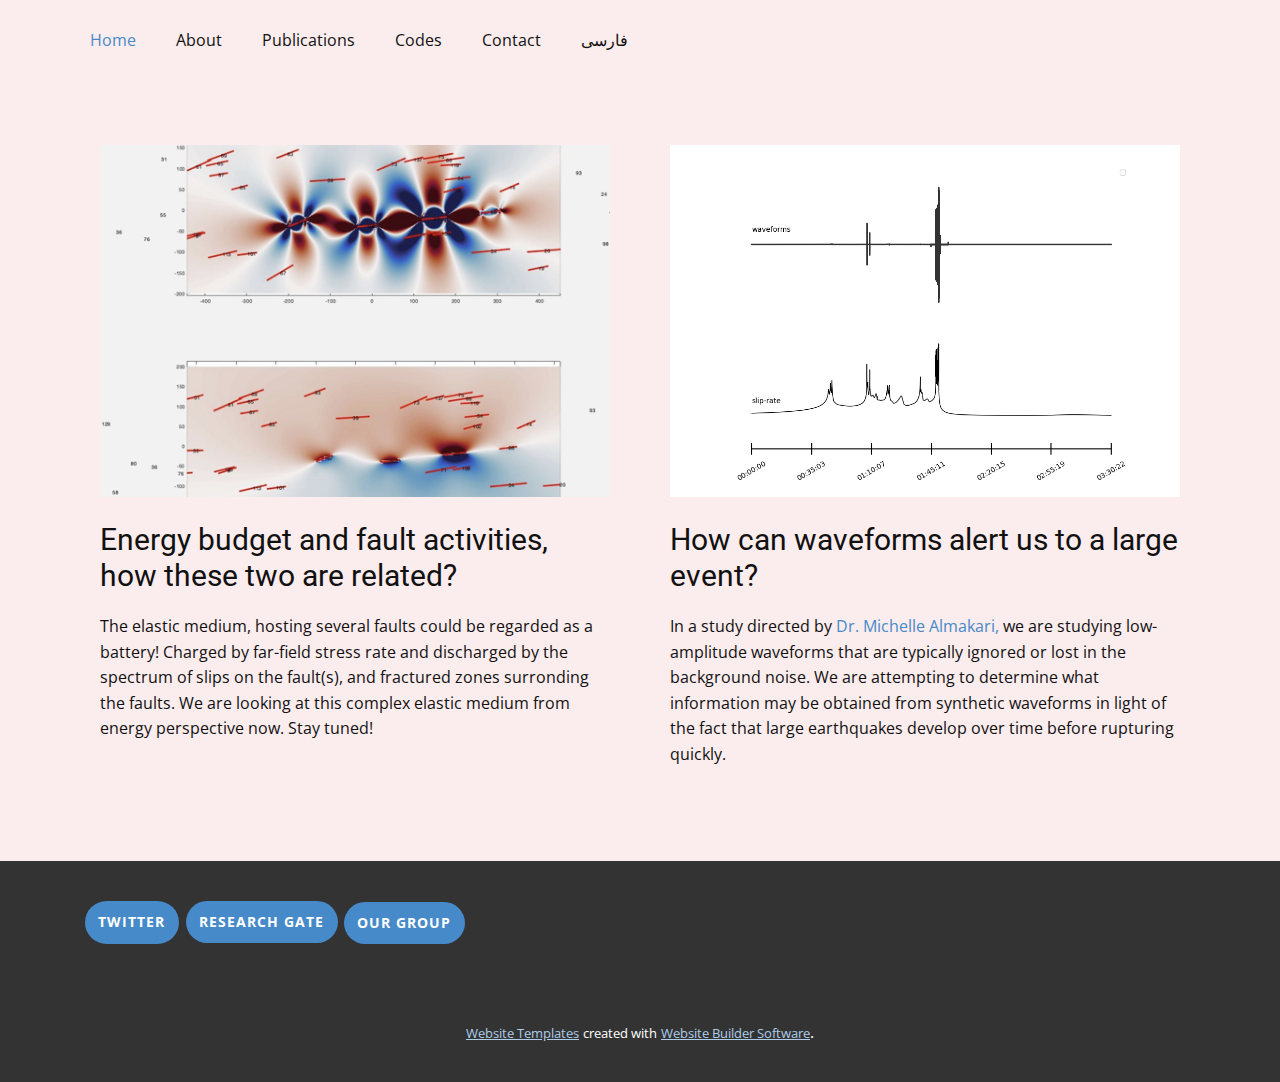
<file: index.html>
<!DOCTYPE html>
<html style="font-size: 16px;" lang="en"><head>
    <meta name="viewport" content="width=device-width, initial-scale=1.0">
    <meta charset="utf-8">
    <meta name="keywords" content="Navid Kheirdast, Key Features">
    <meta name="description" content="">
    <title>Home</title>
    <link rel="stylesheet" href="nicepage.css" media="screen">
<link rel="stylesheet" href="Home.css" media="screen">
    <script class="u-script" type="text/javascript" src="jquery.js" defer=""></script>
    <script class="u-script" type="text/javascript" src="nicepage.js" defer=""></script>
    <meta name="generator" content="Nicepage 5.2.0, nicepage.com">
    <link id="u-theme-google-font" rel="stylesheet" href="https://fonts.googleapis.com/css?family=Roboto:100,100i,300,300i,400,400i,500,500i,700,700i,900,900i|Open+Sans:300,300i,400,400i,500,500i,600,600i,700,700i,800,800i">
    
    
    <script type="application/ld+json">{
		"@context": "http://schema.org",
		"@type": "Organization",
		"name": ""
}</script>
    <meta name="theme-color" content="#478ac9">
    <meta property="og:title" content="Home">
    <meta property="og:type" content="website">
  </head>
  <body data-home-page="Home.html" data-home-page-title="Home" class="u-body u-xl-mode" data-lang="en"><header class="u-clearfix u-header u-palette-2-light-3 u-header" id="sec-0c49"><div class="u-clearfix u-sheet u-sheet-1">
        <nav class="u-menu u-menu-one-level u-offcanvas u-menu-1">
          <div class="menu-collapse" style="font-size: 1rem; letter-spacing: 0px;">
            <a class="u-button-style u-custom-left-right-menu-spacing u-custom-padding-bottom u-custom-top-bottom-menu-spacing u-nav-link u-text-active-palette-1-base u-text-hover-palette-2-base" href="#">
              <svg class="u-svg-link" viewBox="0 0 24 24"><use xmlns:xlink="http://www.w3.org/1999/xlink" xlink:href="#menu-hamburger"></use></svg>
              <svg class="u-svg-content" version="1.1" id="menu-hamburger" viewBox="0 0 16 16" x="0px" y="0px" xmlns:xlink="http://www.w3.org/1999/xlink" xmlns="http://www.w3.org/2000/svg"><g><rect y="1" width="16" height="2"></rect><rect y="7" width="16" height="2"></rect><rect y="13" width="16" height="2"></rect>
</g></svg>
            </a>
          </div>
          <div class="u-custom-menu u-nav-container">
            <ul class="u-nav u-unstyled u-nav-1"><li class="u-nav-item"><a class="u-button-style u-nav-link u-text-active-palette-1-base u-text-hover-palette-2-base" href="Home.html" style="padding: 10px 20px;">Home</a>
</li><li class="u-nav-item"><a class="u-button-style u-nav-link u-text-active-palette-1-base u-text-hover-palette-2-base" href="About.html" style="padding: 10px 20px;">About</a>
</li><li class="u-nav-item"><a class="u-button-style u-nav-link u-text-active-palette-1-base u-text-hover-palette-2-base" href="Publications.html" style="padding: 10px 20px;">Publications</a>
</li><li class="u-nav-item"><a class="u-button-style u-nav-link u-text-active-palette-1-base u-text-hover-palette-2-base" href="https://github.com/kheirdast" style="padding: 10px 20px;">Codes</a>
</li><li class="u-nav-item"><a class="u-button-style u-nav-link u-text-active-palette-1-base u-text-hover-palette-2-base" href="Contact.html" style="padding: 10px 20px;">Contact</a>
</li><li class="u-nav-item"><a class="u-button-style u-nav-link u-text-active-palette-1-base u-text-hover-palette-2-base" href="Persian.html" style="padding: 10px 20px;">فارسی</a>
</li></ul>
          </div>
          <div class="u-custom-menu u-nav-container-collapse">
            <div class="u-black u-container-style u-inner-container-layout u-opacity u-opacity-95 u-sidenav">
              <div class="u-inner-container-layout u-sidenav-overflow">
                <div class="u-menu-close"></div>
                <ul class="u-align-center u-nav u-popupmenu-items u-unstyled u-nav-2"><li class="u-nav-item"><a class="u-button-style u-nav-link" href="Home.html">Home</a>
</li><li class="u-nav-item"><a class="u-button-style u-nav-link" href="About.html">About</a>
</li><li class="u-nav-item"><a class="u-button-style u-nav-link" href="Publications.html">Publications</a>
</li><li class="u-nav-item"><a class="u-button-style u-nav-link" href="https://github.com/kheirdast">Codes</a>
</li><li class="u-nav-item"><a class="u-button-style u-nav-link" href="Contact.html">Contact</a>
</li><li class="u-nav-item"><a class="u-button-style u-nav-link" href="Persian.html">فارسی</a>
</li></ul>
              </div>
            </div>
            <div class="u-black u-menu-overlay u-opacity u-opacity-70"></div>
          </div>
        </nav>
      </div></header>
    <section class="u-clearfix u-palette-2-light-3 u-section-1" id="sec-28f1">
      <div class="u-clearfix u-sheet u-sheet-1">
        <div class="u-expanded-width u-list u-list-1">
          <div class="u-repeater u-repeater-1">
            <div class="u-container-style u-list-item u-palette-2-light-3 u-repeater-item u-list-item-1">
              <div class="u-container-layout u-similar-container u-container-layout-1">
                <img alt="" class="u-expanded-width u-image u-image-default u-image-1" data-image-width="544" data-image-height="481" src="images/image.png">
                <h3 class="u-text u-text-default u-text-1">Energy budget and fault activities, how these two are related?</h3>
                <p class="u-text u-text-2">The elastic medium, hosting several faults could be regarded as a battery! Charged by far-field stress rate and discharged by the spectrum of slips on the fault(s), and fractured zones surronding the faults. We are looking at this complex elastic medium from energy perspective now. Stay tuned!&nbsp;&nbsp;</p>
              </div>
            </div>
            <div class="u-container-style u-list-item u-palette-2-light-3 u-repeater-item u-list-item-2">
              <div class="u-container-layout u-similar-container u-container-layout-2">
                <img alt="" class="u-expanded-width u-image u-image-default u-image-2" data-image-width="1000" data-image-height="800" src="images/slip-rate-waveform.png">
                <h3 class="u-text u-text-default u-text-3"> How can waveforms alert us to a large event? </h3>
                <p class="u-text u-text-4"> In a study directed by <a href="https://michelle-almakari.github.io/michelle-almakari/" class="u-active-none u-border-none u-btn u-button-link u-button-style u-hover-none u-none u-text-palette-1-base u-btn-1">Dr. Michelle Almakari,</a> we are studying low-amplitude waveforms that are typically ignored or lost in the background noise. We are attempting to determine what information may be obtained from synthetic waveforms in light of the fact that large earthquakes develop over time before rupturing quickly.&nbsp;
                </p>
              </div>
            </div>
          </div>
        </div>
      </div>
    </section>
    
    
    <footer class="u-align-center u-clearfix u-footer u-grey-80 u-footer" id="sec-9d26"><div class="u-clearfix u-sheet u-sheet-1">
        <a href="https://www.researchgate.net/profile/Navid-Kheirdast" class="u-border-2 u-border-grey-75 u-btn u-btn-round u-button-style u-hover-palette-1-light-1 u-palette-1-base u-radius-50 u-btn-1">Research Gate</a>
        <a href="https://twitter.com/NavidKheirdast" class="u-border-2 u-border-grey-75 u-btn u-btn-round u-button-style u-hover-palette-1-light-1 u-palette-1-base u-radius-50 u-btn-2">twitter</a>
        <a href="https://harshasbhat.github.io/team/" class="u-border-2 u-border-grey-75 u-btn u-btn-round u-button-style u-hover-palette-1-light-1 u-palette-1-base u-radius-50 u-btn-3">Our Group</a>
      </div></footer>
    <section class="u-backlink u-clearfix u-grey-80">
      <a class="u-link" href="https://nicepage.com/website-templates" target="_blank">
        <span>Website Templates</span>
      </a>
      <p class="u-text">
        <span>created with</span>
      </p>
      <a class="u-link" href="" target="_blank">
        <span>Website Builder Software</span>
      </a>. 
    </section>
  
</body></html>
</file>
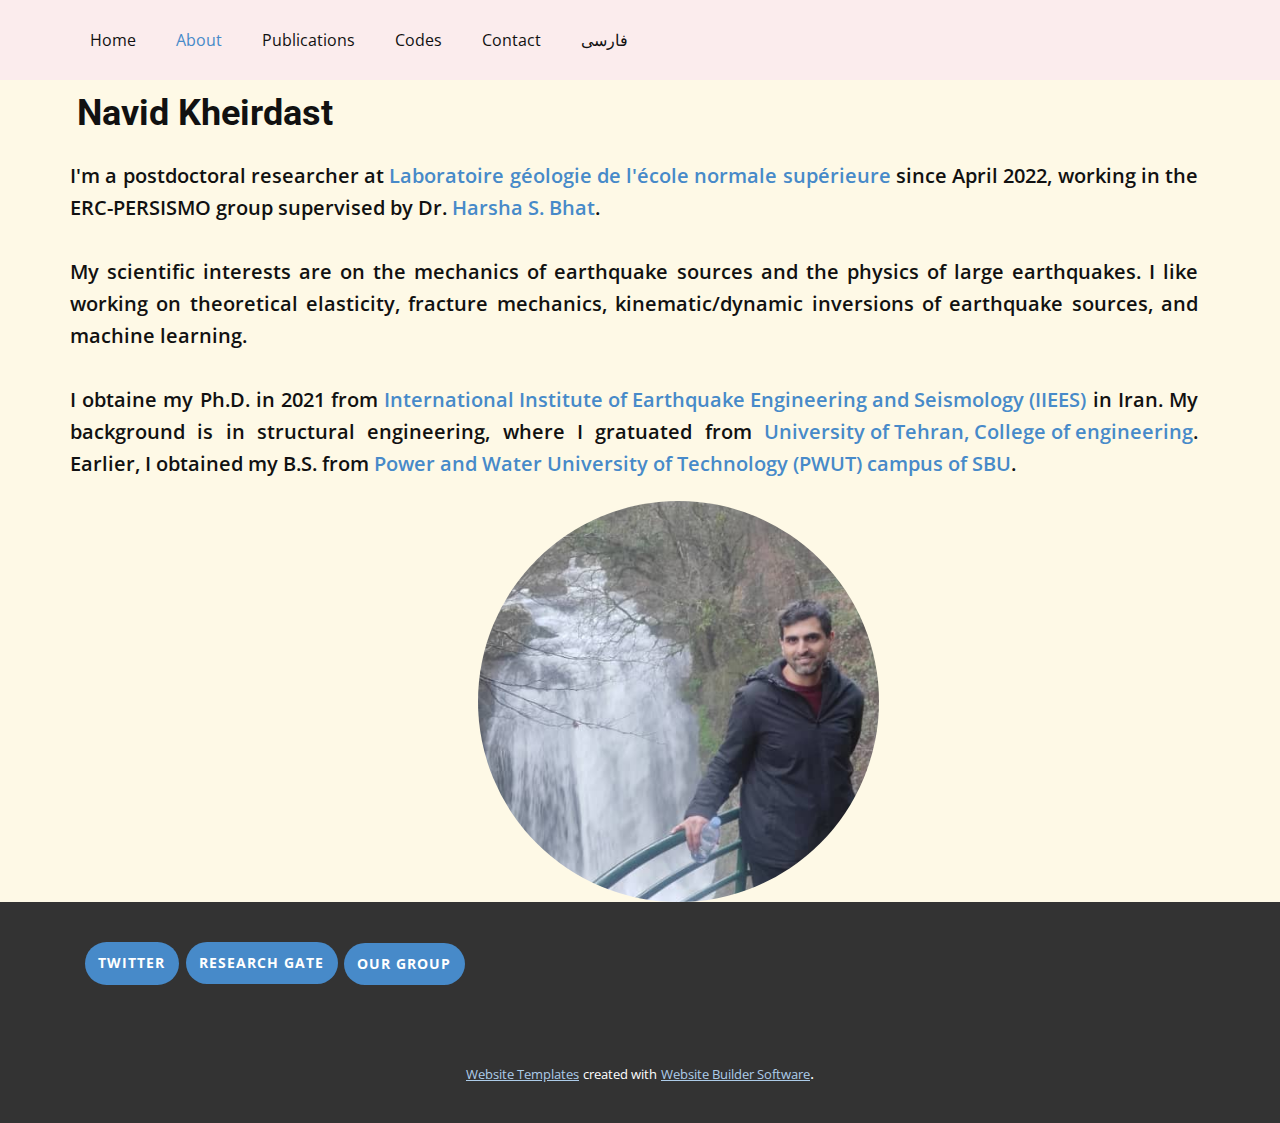
<file: About.html>
<!DOCTYPE html>
<html style="font-size: 16px;" lang="en"><head>
    <meta name="viewport" content="width=device-width, initial-scale=1.0">
    <meta charset="utf-8">
    <meta name="keywords" content="​Navid Kheirdast">
    <meta name="description" content="">
    <title>About</title>
    <link rel="stylesheet" href="nicepage.css" media="screen">
<link rel="stylesheet" href="About.css" media="screen">
    <script class="u-script" type="text/javascript" src="jquery.js" defer=""></script>
    <script class="u-script" type="text/javascript" src="nicepage.js" defer=""></script>
    <meta name="generator" content="Nicepage 5.2.0, nicepage.com">
    <link id="u-theme-google-font" rel="stylesheet" href="https://fonts.googleapis.com/css?family=Roboto:100,100i,300,300i,400,400i,500,500i,700,700i,900,900i|Open+Sans:300,300i,400,400i,500,500i,600,600i,700,700i,800,800i">
    
    
    <script type="application/ld+json">{
		"@context": "http://schema.org",
		"@type": "Organization",
		"name": ""
}</script>
    <meta name="theme-color" content="#478ac9">
    <meta property="og:title" content="About">
    <meta property="og:type" content="website">
  </head>
  <body class="u-body u-xl-mode" data-lang="en"><header class="u-clearfix u-header u-palette-2-light-3 u-header" id="sec-0c49"><div class="u-clearfix u-sheet u-sheet-1">
        <nav class="u-menu u-menu-one-level u-offcanvas u-menu-1">
          <div class="menu-collapse" style="font-size: 1rem; letter-spacing: 0px;">
            <a class="u-button-style u-custom-left-right-menu-spacing u-custom-padding-bottom u-custom-top-bottom-menu-spacing u-nav-link u-text-active-palette-1-base u-text-hover-palette-2-base" href="#">
              <svg class="u-svg-link" viewBox="0 0 24 24"><use xmlns:xlink="http://www.w3.org/1999/xlink" xlink:href="#menu-hamburger"></use></svg>
              <svg class="u-svg-content" version="1.1" id="menu-hamburger" viewBox="0 0 16 16" x="0px" y="0px" xmlns:xlink="http://www.w3.org/1999/xlink" xmlns="http://www.w3.org/2000/svg"><g><rect y="1" width="16" height="2"></rect><rect y="7" width="16" height="2"></rect><rect y="13" width="16" height="2"></rect>
</g></svg>
            </a>
          </div>
          <div class="u-custom-menu u-nav-container">
            <ul class="u-nav u-unstyled u-nav-1"><li class="u-nav-item"><a class="u-button-style u-nav-link u-text-active-palette-1-base u-text-hover-palette-2-base" href="Home.html" style="padding: 10px 20px;">Home</a>
</li><li class="u-nav-item"><a class="u-button-style u-nav-link u-text-active-palette-1-base u-text-hover-palette-2-base" href="About.html" style="padding: 10px 20px;">About</a>
</li><li class="u-nav-item"><a class="u-button-style u-nav-link u-text-active-palette-1-base u-text-hover-palette-2-base" href="Publications.html" style="padding: 10px 20px;">Publications</a>
</li><li class="u-nav-item"><a class="u-button-style u-nav-link u-text-active-palette-1-base u-text-hover-palette-2-base" href="https://github.com/kheirdast" style="padding: 10px 20px;">Codes</a>
</li><li class="u-nav-item"><a class="u-button-style u-nav-link u-text-active-palette-1-base u-text-hover-palette-2-base" href="Contact.html" style="padding: 10px 20px;">Contact</a>
</li><li class="u-nav-item"><a class="u-button-style u-nav-link u-text-active-palette-1-base u-text-hover-palette-2-base" href="Persian.html" style="padding: 10px 20px;">فارسی</a>
</li></ul>
          </div>
          <div class="u-custom-menu u-nav-container-collapse">
            <div class="u-black u-container-style u-inner-container-layout u-opacity u-opacity-95 u-sidenav">
              <div class="u-inner-container-layout u-sidenav-overflow">
                <div class="u-menu-close"></div>
                <ul class="u-align-center u-nav u-popupmenu-items u-unstyled u-nav-2"><li class="u-nav-item"><a class="u-button-style u-nav-link" href="Home.html">Home</a>
</li><li class="u-nav-item"><a class="u-button-style u-nav-link" href="About.html">About</a>
</li><li class="u-nav-item"><a class="u-button-style u-nav-link" href="Publications.html">Publications</a>
</li><li class="u-nav-item"><a class="u-button-style u-nav-link" href="https://github.com/kheirdast">Codes</a>
</li><li class="u-nav-item"><a class="u-button-style u-nav-link" href="Contact.html">Contact</a>
</li><li class="u-nav-item"><a class="u-button-style u-nav-link" href="Persian.html">فارسی</a>
</li></ul>
              </div>
            </div>
            <div class="u-black u-menu-overlay u-opacity u-opacity-70"></div>
          </div>
        </nav>
      </div></header>
    <section class="u-clearfix u-palette-3-light-3 u-section-1" id="sec-4008">
      <div class="u-clearfix u-sheet u-sheet-1">
        <div class="u-container-style u-group u-shape-rectangle u-group-1">
          <div class="u-container-layout u-container-layout-1">
            <h2 class="u-align-center u-text u-text-1"> Navid Kheirdast</h2>
          </div>
        </div>
        <p class="u-align-justify u-large-text u-text u-text-variant u-text-2"> I'm a postdoctoral researcher at&nbsp;<a href="https://www.geologie.ens.fr/en/geology-laboratory/" class="u-active-none u-border-none u-btn u-button-link u-button-style u-hover-none u-none u-text-palette-1-base u-btn-1">Laboratoire géologie de l'école normale supérieure</a> since April 2022, working in the ERC-PERSISMO group supervised by Dr. <a href="https://harshasbhat.github.io/" class="u-active-none u-border-none u-btn u-button-link u-button-style u-hover-none u-none u-text-palette-1-base u-btn-2">Harsha​ S. Bhat</a>.<br>
          <br> My scientific interests are on the mechanics of earthquake sources and the physics of large earthquakes.&nbsp;I like working on theoretical elasticity, fracture mechanics, kinematic/dynamic inversions of earthquake sources, and machine learning.&nbsp;<br>
          <br>I obtaine my Ph.D. in 2021 from <a href="http://www.iiees.ac.ir/fa/" class="u-active-none u-border-none u-btn u-button-style u-hover-none u-none u-text-palette-1-base u-btn-3">International Institute of Earthquake Engineering and Seismology (IIEES)</a> in Iran.
                    My background is in structural engineering, where I gratuated from <a href="https://eng.ut.ac.ir" class="u-active-none u-border-none u-btn u-button-style u-hover-none u-none u-text-palette-1-base u-btn-4">University of Tehran, College of engineering</a>. Earlier, I obtained my B.S. from <a href="https://www.sbu.ac.ir/web/ace" class="u-active-none u-border-none u-btn u-button-style u-hover-none u-none u-text-palette-1-base u-btn-5">Power and Water University of Technology (PWUT) campus of SBU</a>.
        </p>
        <img class="u-expanded-width-xs u-image u-image-circle u-preserve-proportions u-image-1" src="images/IMG-20221224-WA0003.jpg" alt="" data-image-width="486" data-image-height="1080">
      </div>
    </section>
    
    
    <footer class="u-align-center u-clearfix u-footer u-grey-80 u-footer" id="sec-9d26"><div class="u-clearfix u-sheet u-sheet-1">
        <a href="https://www.researchgate.net/profile/Navid-Kheirdast" class="u-border-2 u-border-grey-75 u-btn u-btn-round u-button-style u-hover-palette-1-light-1 u-palette-1-base u-radius-50 u-btn-1">Research Gate</a>
        <a href="https://twitter.com/NavidKheirdast" class="u-border-2 u-border-grey-75 u-btn u-btn-round u-button-style u-hover-palette-1-light-1 u-palette-1-base u-radius-50 u-btn-2">twitter</a>
        <a href="https://harshasbhat.github.io/team/" class="u-border-2 u-border-grey-75 u-btn u-btn-round u-button-style u-hover-palette-1-light-1 u-palette-1-base u-radius-50 u-btn-3">Our Group</a>
      </div></footer>
    <section class="u-backlink u-clearfix u-grey-80">
      <a class="u-link" href="https://nicepage.com/website-templates" target="_blank">
        <span>Website Templates</span>
      </a>
      <p class="u-text">
        <span>created with</span>
      </p>
      <a class="u-link" href="" target="_blank">
        <span>Website Builder Software</span>
      </a>. 
    </section>
  
</body></html>
</file>
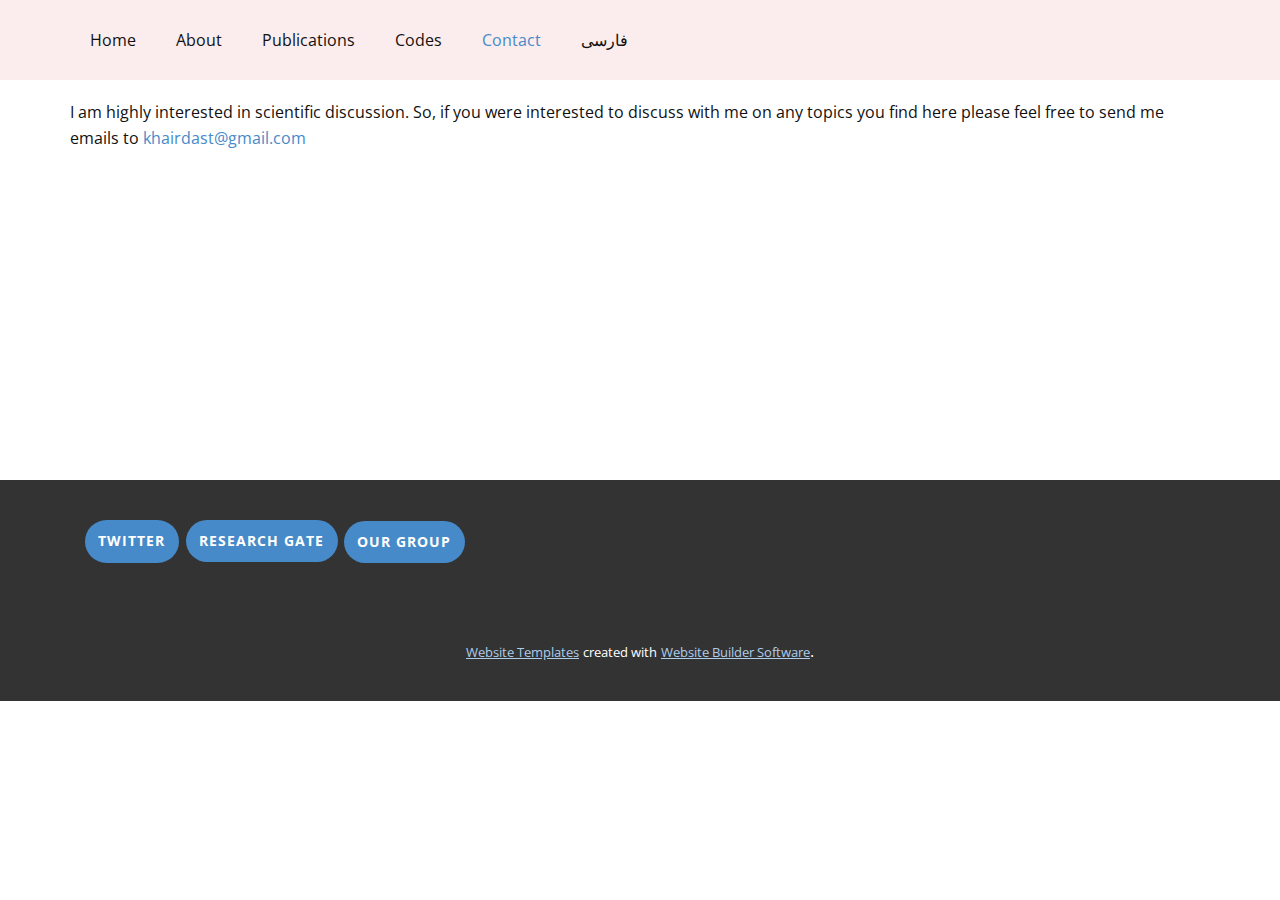
<file: Contact.html>
<!DOCTYPE html>
<html style="font-size: 16px;" lang="en"><head>
    <meta name="viewport" content="width=device-width, initial-scale=1.0">
    <meta charset="utf-8">
    <meta name="keywords" content="">
    <meta name="description" content="">
    <title>Contact</title>
    <link rel="stylesheet" href="nicepage.css" media="screen">
<link rel="stylesheet" href="Contact.css" media="screen">
    <script class="u-script" type="text/javascript" src="jquery.js" defer=""></script>
    <script class="u-script" type="text/javascript" src="nicepage.js" defer=""></script>
    <meta name="generator" content="Nicepage 5.2.0, nicepage.com">
    <link id="u-theme-google-font" rel="stylesheet" href="https://fonts.googleapis.com/css?family=Roboto:100,100i,300,300i,400,400i,500,500i,700,700i,900,900i|Open+Sans:300,300i,400,400i,500,500i,600,600i,700,700i,800,800i">
    
    
    <script type="application/ld+json">{
		"@context": "http://schema.org",
		"@type": "Organization",
		"name": ""
}</script>
    <meta name="theme-color" content="#478ac9">
    <meta property="og:title" content="Contact">
    <meta property="og:type" content="website">
  </head>
  <body class="u-body u-xl-mode" data-lang="en"><header class="u-clearfix u-header u-palette-2-light-3 u-header" id="sec-0c49"><div class="u-clearfix u-sheet u-sheet-1">
        <nav class="u-menu u-menu-one-level u-offcanvas u-menu-1">
          <div class="menu-collapse" style="font-size: 1rem; letter-spacing: 0px;">
            <a class="u-button-style u-custom-left-right-menu-spacing u-custom-padding-bottom u-custom-top-bottom-menu-spacing u-nav-link u-text-active-palette-1-base u-text-hover-palette-2-base" href="#">
              <svg class="u-svg-link" viewBox="0 0 24 24"><use xmlns:xlink="http://www.w3.org/1999/xlink" xlink:href="#menu-hamburger"></use></svg>
              <svg class="u-svg-content" version="1.1" id="menu-hamburger" viewBox="0 0 16 16" x="0px" y="0px" xmlns:xlink="http://www.w3.org/1999/xlink" xmlns="http://www.w3.org/2000/svg"><g><rect y="1" width="16" height="2"></rect><rect y="7" width="16" height="2"></rect><rect y="13" width="16" height="2"></rect>
</g></svg>
            </a>
          </div>
          <div class="u-custom-menu u-nav-container">
            <ul class="u-nav u-unstyled u-nav-1"><li class="u-nav-item"><a class="u-button-style u-nav-link u-text-active-palette-1-base u-text-hover-palette-2-base" href="Home.html" style="padding: 10px 20px;">Home</a>
</li><li class="u-nav-item"><a class="u-button-style u-nav-link u-text-active-palette-1-base u-text-hover-palette-2-base" href="About.html" style="padding: 10px 20px;">About</a>
</li><li class="u-nav-item"><a class="u-button-style u-nav-link u-text-active-palette-1-base u-text-hover-palette-2-base" href="Publications.html" style="padding: 10px 20px;">Publications</a>
</li><li class="u-nav-item"><a class="u-button-style u-nav-link u-text-active-palette-1-base u-text-hover-palette-2-base" href="https://github.com/kheirdast" style="padding: 10px 20px;">Codes</a>
</li><li class="u-nav-item"><a class="u-button-style u-nav-link u-text-active-palette-1-base u-text-hover-palette-2-base" href="Contact.html" style="padding: 10px 20px;">Contact</a>
</li><li class="u-nav-item"><a class="u-button-style u-nav-link u-text-active-palette-1-base u-text-hover-palette-2-base" href="Persian.html" style="padding: 10px 20px;">فارسی</a>
</li></ul>
          </div>
          <div class="u-custom-menu u-nav-container-collapse">
            <div class="u-black u-container-style u-inner-container-layout u-opacity u-opacity-95 u-sidenav">
              <div class="u-inner-container-layout u-sidenav-overflow">
                <div class="u-menu-close"></div>
                <ul class="u-align-center u-nav u-popupmenu-items u-unstyled u-nav-2"><li class="u-nav-item"><a class="u-button-style u-nav-link" href="Home.html">Home</a>
</li><li class="u-nav-item"><a class="u-button-style u-nav-link" href="About.html">About</a>
</li><li class="u-nav-item"><a class="u-button-style u-nav-link" href="Publications.html">Publications</a>
</li><li class="u-nav-item"><a class="u-button-style u-nav-link" href="https://github.com/kheirdast">Codes</a>
</li><li class="u-nav-item"><a class="u-button-style u-nav-link" href="Contact.html">Contact</a>
</li><li class="u-nav-item"><a class="u-button-style u-nav-link" href="Persian.html">فارسی</a>
</li></ul>
              </div>
            </div>
            <div class="u-black u-menu-overlay u-opacity u-opacity-70"></div>
          </div>
        </nav>
      </div></header>
    <section class="u-clearfix u-section-1" id="sec-bb8c">
      <div class="u-clearfix u-sheet u-sheet-1">
        <p class="u-text u-text-default u-text-1">I am highly interested in scientific discussion. So, if you were interested to discuss with me on any topics you find here please feel free to send me emails to <a href="mailto:khairdast@gmail.com" class="u-active-none u-border-none u-btn u-button-link u-button-style u-hover-none u-none u-text-palette-1-base u-btn-1">khairdast@gmail.com</a>&nbsp;
        </p>
      </div>
    </section>
    
    
    <footer class="u-align-center u-clearfix u-footer u-grey-80 u-footer" id="sec-9d26"><div class="u-clearfix u-sheet u-sheet-1">
        <a href="https://www.researchgate.net/profile/Navid-Kheirdast" class="u-border-2 u-border-grey-75 u-btn u-btn-round u-button-style u-hover-palette-1-light-1 u-palette-1-base u-radius-50 u-btn-1">Research Gate</a>
        <a href="https://twitter.com/NavidKheirdast" class="u-border-2 u-border-grey-75 u-btn u-btn-round u-button-style u-hover-palette-1-light-1 u-palette-1-base u-radius-50 u-btn-2">twitter</a>
        <a href="https://harshasbhat.github.io/team/" class="u-border-2 u-border-grey-75 u-btn u-btn-round u-button-style u-hover-palette-1-light-1 u-palette-1-base u-radius-50 u-btn-3">Our Group</a>
      </div></footer>
    <section class="u-backlink u-clearfix u-grey-80">
      <a class="u-link" href="https://nicepage.com/website-templates" target="_blank">
        <span>Website Templates</span>
      </a>
      <p class="u-text">
        <span>created with</span>
      </p>
      <a class="u-link" href="" target="_blank">
        <span>Website Builder Software</span>
      </a>. 
    </section>
  
</body></html>
</file>
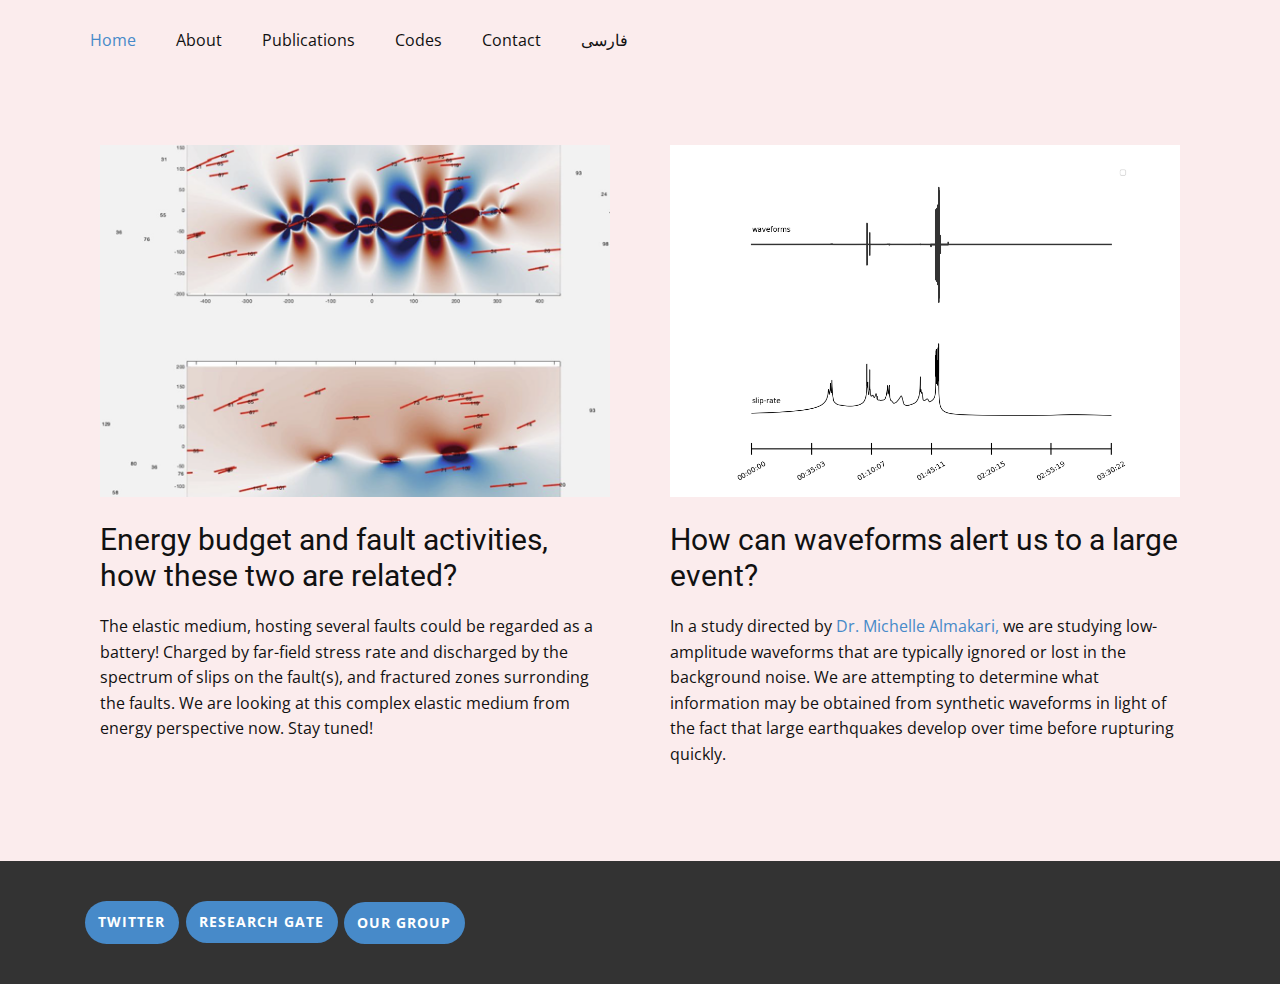
<file: Home.html>
<!DOCTYPE html>
<html style="font-size: 16px;" lang="en"><head>
    <meta name="viewport" content="width=device-width, initial-scale=1.0">
    <meta charset="utf-8">
    <meta name="keywords" content="Navid Kheirdast, Key Features">
    <meta name="description" content="">
    <title>Home</title>
    <link rel="stylesheet" href="nicepage.css" media="screen">
<link rel="stylesheet" href="Home.css" media="screen">
    <script class="u-script" type="text/javascript" src="jquery.js" defer=""></script>
    <script class="u-script" type="text/javascript" src="nicepage.js" defer=""></script>
    <meta name="generator" content="Nicepage 5.2.0, nicepage.com">
    <link id="u-theme-google-font" rel="stylesheet" href="https://fonts.googleapis.com/css?family=Roboto:100,100i,300,300i,400,400i,500,500i,700,700i,900,900i|Open+Sans:300,300i,400,400i,500,500i,600,600i,700,700i,800,800i">
    
    
    <script type="application/ld+json">{
		"@context": "http://schema.org",
		"@type": "Organization",
		"name": ""
}</script>
    <meta name="theme-color" content="#478ac9">
    <meta property="og:title" content="Home">
    <meta property="og:type" content="website">
  </head>
  <body class="u-body u-xl-mode" data-lang="en"><header class="u-clearfix u-header u-palette-2-light-3 u-header" id="sec-0c49"><div class="u-clearfix u-sheet u-sheet-1">
        <nav class="u-menu u-menu-one-level u-offcanvas u-menu-1">
          <div class="menu-collapse" style="font-size: 1rem; letter-spacing: 0px;">
            <a class="u-button-style u-custom-left-right-menu-spacing u-custom-padding-bottom u-custom-top-bottom-menu-spacing u-nav-link u-text-active-palette-1-base u-text-hover-palette-2-base" href="#">
              <svg class="u-svg-link" viewBox="0 0 24 24"><use xmlns:xlink="http://www.w3.org/1999/xlink" xlink:href="#menu-hamburger"></use></svg>
              <svg class="u-svg-content" version="1.1" id="menu-hamburger" viewBox="0 0 16 16" x="0px" y="0px" xmlns:xlink="http://www.w3.org/1999/xlink" xmlns="http://www.w3.org/2000/svg"><g><rect y="1" width="16" height="2"></rect><rect y="7" width="16" height="2"></rect><rect y="13" width="16" height="2"></rect>
</g></svg>
            </a>
          </div>
          <div class="u-custom-menu u-nav-container">
            <ul class="u-nav u-unstyled u-nav-1"><li class="u-nav-item"><a class="u-button-style u-nav-link u-text-active-palette-1-base u-text-hover-palette-2-base" href="Home.html" style="padding: 10px 20px;">Home</a>
</li><li class="u-nav-item"><a class="u-button-style u-nav-link u-text-active-palette-1-base u-text-hover-palette-2-base" href="About.html" style="padding: 10px 20px;">About</a>
</li><li class="u-nav-item"><a class="u-button-style u-nav-link u-text-active-palette-1-base u-text-hover-palette-2-base" href="Publications.html" style="padding: 10px 20px;">Publications</a>
</li><li class="u-nav-item"><a class="u-button-style u-nav-link u-text-active-palette-1-base u-text-hover-palette-2-base" href="https://github.com/kheirdast" style="padding: 10px 20px;">Codes</a>
</li><li class="u-nav-item"><a class="u-button-style u-nav-link u-text-active-palette-1-base u-text-hover-palette-2-base" href="Contact.html" style="padding: 10px 20px;">Contact</a>
</li><li class="u-nav-item"><a class="u-button-style u-nav-link u-text-active-palette-1-base u-text-hover-palette-2-base" href="Persian.html" style="padding: 10px 20px;">فارسی</a>
</li></ul>
          </div>
          <div class="u-custom-menu u-nav-container-collapse">
            <div class="u-black u-container-style u-inner-container-layout u-opacity u-opacity-95 u-sidenav">
              <div class="u-inner-container-layout u-sidenav-overflow">
                <div class="u-menu-close"></div>
                <ul class="u-align-center u-nav u-popupmenu-items u-unstyled u-nav-2"><li class="u-nav-item"><a class="u-button-style u-nav-link" href="Home.html">Home</a>
</li><li class="u-nav-item"><a class="u-button-style u-nav-link" href="About.html">About</a>
</li><li class="u-nav-item"><a class="u-button-style u-nav-link" href="Publications.html">Publications</a>
</li><li class="u-nav-item"><a class="u-button-style u-nav-link" href="https://github.com/kheirdast">Codes</a>
</li><li class="u-nav-item"><a class="u-button-style u-nav-link" href="Contact.html">Contact</a>
</li><li class="u-nav-item"><a class="u-button-style u-nav-link" href="Persian.html">فارسی</a>
</li></ul>
              </div>
            </div>
            <div class="u-black u-menu-overlay u-opacity u-opacity-70"></div>
          </div>
        </nav>
      </div></header>
    <section class="u-clearfix u-palette-2-light-3 u-section-1" id="sec-28f1">
      <div class="u-clearfix u-sheet u-sheet-1">
        <div class="u-expanded-width u-list u-list-1">
          <div class="u-repeater u-repeater-1">
            <div class="u-container-style u-list-item u-palette-2-light-3 u-repeater-item u-list-item-1">
              <div class="u-container-layout u-similar-container u-container-layout-1">
                <img alt="" class="u-expanded-width u-image u-image-default u-image-1" data-image-width="544" data-image-height="481" src="images/image.png">
                <h3 class="u-text u-text-default u-text-1">Energy budget and fault activities, how these two are related?</h3>
                <p class="u-text u-text-2">The elastic medium, hosting several faults could be regarded as a battery! Charged by far-field stress rate and discharged by the spectrum of slips on the fault(s), and fractured zones surronding the faults. We are looking at this complex elastic medium from energy perspective now. Stay tuned!&nbsp;&nbsp;</p>
              </div>
            </div>
            <div class="u-container-style u-list-item u-palette-2-light-3 u-repeater-item u-list-item-2">
              <div class="u-container-layout u-similar-container u-container-layout-2">
                <img alt="" class="u-expanded-width u-image u-image-default u-image-2" data-image-width="1000" data-image-height="800" src="images/slip-rate-waveform.png">
                <h3 class="u-text u-text-default u-text-3"> How can waveforms alert us to a large event? </h3>
                <p class="u-text u-text-4"> In a study directed by <a href="https://michelle-almakari.github.io/michelle-almakari/" class="u-active-none u-border-none u-btn u-button-link u-button-style u-hover-none u-none u-text-palette-1-base u-btn-1">Dr. Michelle Almakari,</a> we are studying low-amplitude waveforms that are typically ignored or lost in the background noise. We are attempting to determine what information may be obtained from synthetic waveforms in light of the fact that large earthquakes develop over time before rupturing quickly.&nbsp;
                </p>
              </div>
            </div>
          </div>
        </div>
      </div>
    </section>
    
    
    <footer class="u-align-center u-clearfix u-footer u-grey-80 u-footer" id="sec-9d26"><div class="u-clearfix u-sheet u-sheet-1">
        <a href="https://www.researchgate.net/profile/Navid-Kheirdast" class="u-border-2 u-border-grey-75 u-btn u-btn-round u-button-style u-hover-palette-1-light-1 u-palette-1-base u-radius-50 u-btn-1">Research Gate</a>
        <a href="https://twitter.com/NavidKheirdast" class="u-border-2 u-border-grey-75 u-btn u-btn-round u-button-style u-hover-palette-1-light-1 u-palette-1-base u-radius-50 u-btn-2">twitter</a>
        <a href="https://harshasbhat.github.io/team/" class="u-border-2 u-border-grey-75 u-btn u-btn-round u-button-style u-hover-palette-1-light-1 u-palette-1-base u-radius-50 u-btn-3">Our Group</a>
      </div></footer>
    
  
</body></html>
</file>
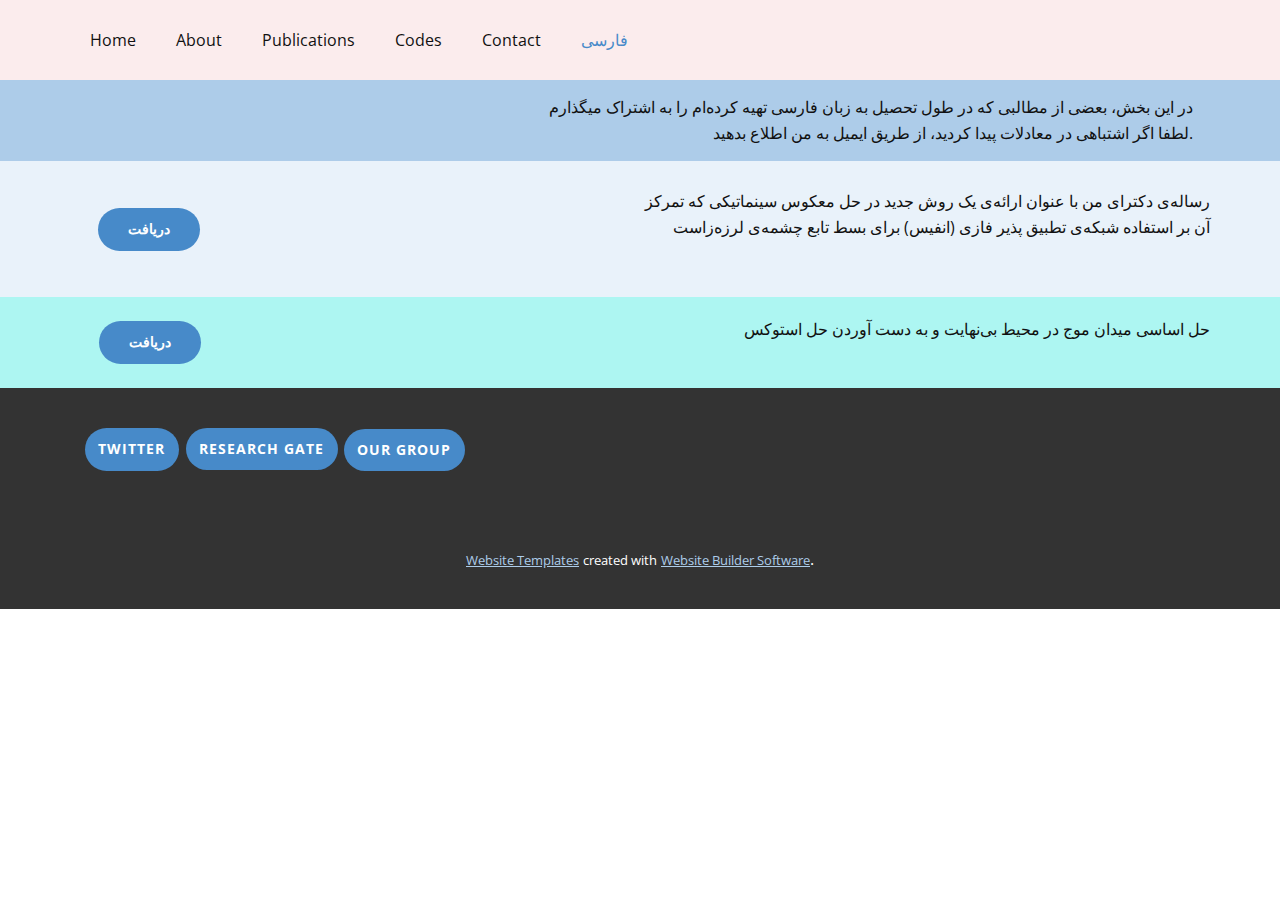
<file: Persian.html>
<!DOCTYPE html>
<html style="font-size: 16px;" lang="en"><head>
    <meta name="viewport" content="width=device-width, initial-scale=1.0">
    <meta charset="utf-8">
    <meta name="keywords" content="">
    <meta name="description" content="">
    <title>Persian</title>
    <link rel="stylesheet" href="nicepage.css" media="screen">
<link rel="stylesheet" href="Persian.css" media="screen">
    <script class="u-script" type="text/javascript" src="jquery.js" defer=""></script>
    <script class="u-script" type="text/javascript" src="nicepage.js" defer=""></script>
    <meta name="generator" content="Nicepage 5.2.0, nicepage.com">
    <link id="u-theme-google-font" rel="stylesheet" href="https://fonts.googleapis.com/css?family=Roboto:100,100i,300,300i,400,400i,500,500i,700,700i,900,900i|Open+Sans:300,300i,400,400i,500,500i,600,600i,700,700i,800,800i">
    
    
    
    
    <script type="application/ld+json">{
		"@context": "http://schema.org",
		"@type": "Organization",
		"name": ""
}</script>
    <meta name="theme-color" content="#478ac9">
    <meta property="og:title" content="Persian">
    <meta property="og:type" content="website">
  </head>
  <body class="u-body u-xl-mode" data-lang="en"><header class="u-clearfix u-header u-palette-2-light-3 u-header" id="sec-0c49"><div class="u-clearfix u-sheet u-sheet-1">
        <nav class="u-menu u-menu-one-level u-offcanvas u-menu-1">
          <div class="menu-collapse" style="font-size: 1rem; letter-spacing: 0px;">
            <a class="u-button-style u-custom-left-right-menu-spacing u-custom-padding-bottom u-custom-top-bottom-menu-spacing u-nav-link u-text-active-palette-1-base u-text-hover-palette-2-base" href="#">
              <svg class="u-svg-link" viewBox="0 0 24 24"><use xmlns:xlink="http://www.w3.org/1999/xlink" xlink:href="#menu-hamburger"></use></svg>
              <svg class="u-svg-content" version="1.1" id="menu-hamburger" viewBox="0 0 16 16" x="0px" y="0px" xmlns:xlink="http://www.w3.org/1999/xlink" xmlns="http://www.w3.org/2000/svg"><g><rect y="1" width="16" height="2"></rect><rect y="7" width="16" height="2"></rect><rect y="13" width="16" height="2"></rect>
</g></svg>
            </a>
          </div>
          <div class="u-custom-menu u-nav-container">
            <ul class="u-nav u-unstyled u-nav-1"><li class="u-nav-item"><a class="u-button-style u-nav-link u-text-active-palette-1-base u-text-hover-palette-2-base" href="Home.html" style="padding: 10px 20px;">Home</a>
</li><li class="u-nav-item"><a class="u-button-style u-nav-link u-text-active-palette-1-base u-text-hover-palette-2-base" href="About.html" style="padding: 10px 20px;">About</a>
</li><li class="u-nav-item"><a class="u-button-style u-nav-link u-text-active-palette-1-base u-text-hover-palette-2-base" href="Publications.html" style="padding: 10px 20px;">Publications</a>
</li><li class="u-nav-item"><a class="u-button-style u-nav-link u-text-active-palette-1-base u-text-hover-palette-2-base" href="https://github.com/kheirdast" style="padding: 10px 20px;">Codes</a>
</li><li class="u-nav-item"><a class="u-button-style u-nav-link u-text-active-palette-1-base u-text-hover-palette-2-base" href="Contact.html" style="padding: 10px 20px;">Contact</a>
</li><li class="u-nav-item"><a class="u-button-style u-nav-link u-text-active-palette-1-base u-text-hover-palette-2-base" href="Persian.html" style="padding: 10px 20px;">فارسی</a>
</li></ul>
          </div>
          <div class="u-custom-menu u-nav-container-collapse">
            <div class="u-black u-container-style u-inner-container-layout u-opacity u-opacity-95 u-sidenav">
              <div class="u-inner-container-layout u-sidenav-overflow">
                <div class="u-menu-close"></div>
                <ul class="u-align-center u-nav u-popupmenu-items u-unstyled u-nav-2"><li class="u-nav-item"><a class="u-button-style u-nav-link" href="Home.html">Home</a>
</li><li class="u-nav-item"><a class="u-button-style u-nav-link" href="About.html">About</a>
</li><li class="u-nav-item"><a class="u-button-style u-nav-link" href="Publications.html">Publications</a>
</li><li class="u-nav-item"><a class="u-button-style u-nav-link" href="https://github.com/kheirdast">Codes</a>
</li><li class="u-nav-item"><a class="u-button-style u-nav-link" href="Contact.html">Contact</a>
</li><li class="u-nav-item"><a class="u-button-style u-nav-link" href="Persian.html">فارسی</a>
</li></ul>
              </div>
            </div>
            <div class="u-black u-menu-overlay u-opacity u-opacity-70"></div>
          </div>
        </nav>
      </div></header>
    <section class="u-clearfix u-palette-1-light-2 u-section-1" id="sec-506a">
      <div class="u-clearfix u-sheet u-valign-middle u-sheet-1">
        <p class="u-align-right u-text u-text-1">در این بخش، بعضی از مطالبی که در طول تحصیل به زبان فارسی تهیه کرده‌ام را به اشتراک میگذارم<br>لطفا اگر اشتباهی در معادلات پیدا کردید، از طریق ایمیل به من اطلاع بدهید.<br>
        </p>
      </div>
    </section>
    <section class="u-clearfix u-palette-1-light-3 u-section-2" id="sec-2b14">
      <div class="u-clearfix u-sheet u-sheet-1">
        <p class="u-align-right u-text u-text-1">رساله‌ی دکترای من با عنوان ارائه‌ی یک روش جدید در حل معکوس سینماتیکی که تمرکز آن بر استفاده شبکه‌ی تطبیق پذیر فازی (انفیس) برای بسط تابع چشمه‌ی لرزه‌زاست</p>
        <a href="files/main.pdf" class="u-border-2 u-border-grey-75 u-btn u-btn-round u-button-style u-hover-palette-1-light-1 u-palette-1-base u-radius-50 u-btn-1">دریافت</a>
      </div>
    </section>
    <section class="u-clearfix u-palette-4-light-2 u-section-3" id="sec-4f95">
      <div class="u-clearfix u-sheet u-sheet-1">
        <p class="u-align-right u-text u-text-1">حل اساسی میدان موج در محیط بی‌نهایت و به دست آوردن حل استوکس</p>
        <a href="files/stokes.pdf" class="u-border-2 u-border-grey-75 u-btn u-btn-round u-button-style u-file-link u-hover-palette-1-light-1 u-palette-1-base u-radius-50 u-btn-1">دریافت</a>
      </div>
    </section>
    
    
    <footer class="u-align-center u-clearfix u-footer u-grey-80 u-footer" id="sec-9d26"><div class="u-clearfix u-sheet u-sheet-1">
        <a href="https://www.researchgate.net/profile/Navid-Kheirdast" class="u-border-2 u-border-grey-75 u-btn u-btn-round u-button-style u-hover-palette-1-light-1 u-palette-1-base u-radius-50 u-btn-1">Research Gate</a>
        <a href="https://twitter.com/NavidKheirdast" class="u-border-2 u-border-grey-75 u-btn u-btn-round u-button-style u-hover-palette-1-light-1 u-palette-1-base u-radius-50 u-btn-2">twitter</a>
        <a href="https://harshasbhat.github.io/team/" class="u-border-2 u-border-grey-75 u-btn u-btn-round u-button-style u-hover-palette-1-light-1 u-palette-1-base u-radius-50 u-btn-3">Our Group</a>
      </div></footer>
    <section class="u-backlink u-clearfix u-grey-80">
      <a class="u-link" href="https://nicepage.com/website-templates" target="_blank">
        <span>Website Templates</span>
      </a>
      <p class="u-text">
        <span>created with</span>
      </p>
      <a class="u-link" href="" target="_blank">
        <span>Website Builder Software</span>
      </a>. 
    </section>
  
</body></html>
</file>
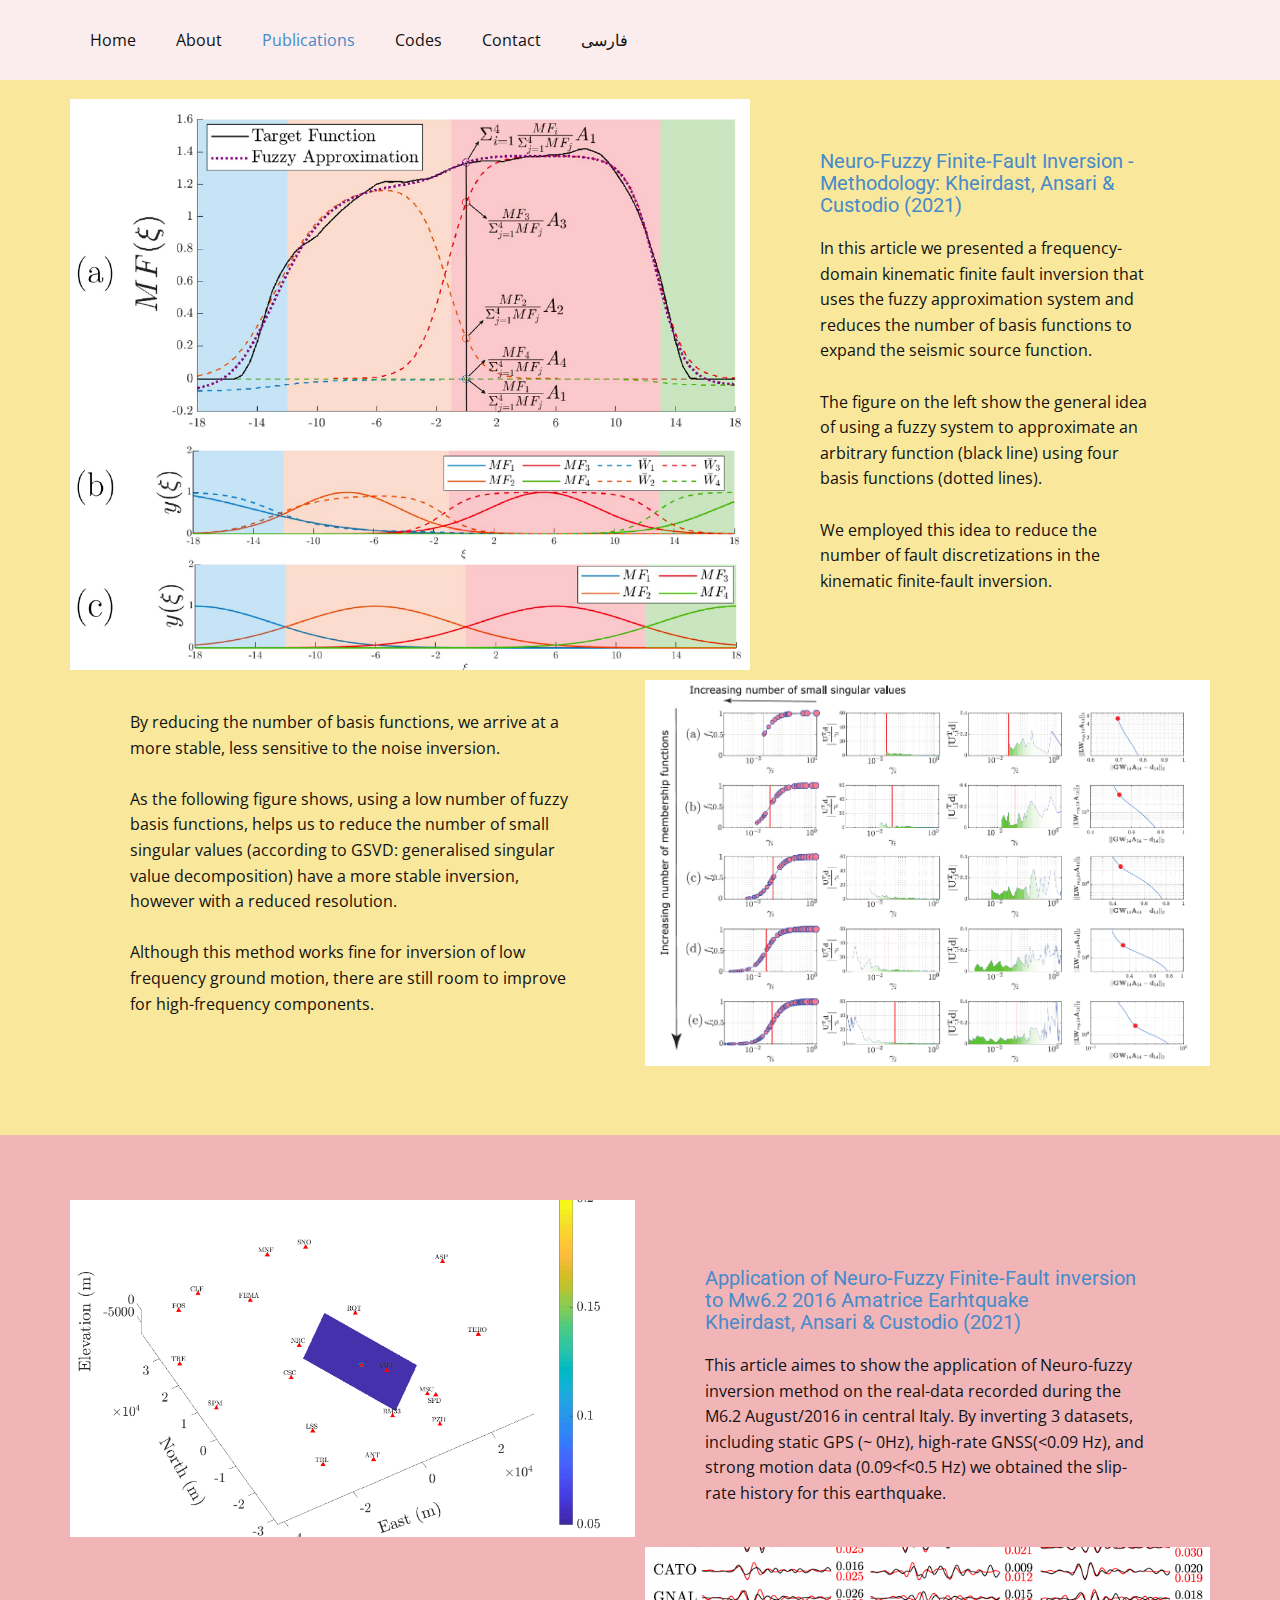
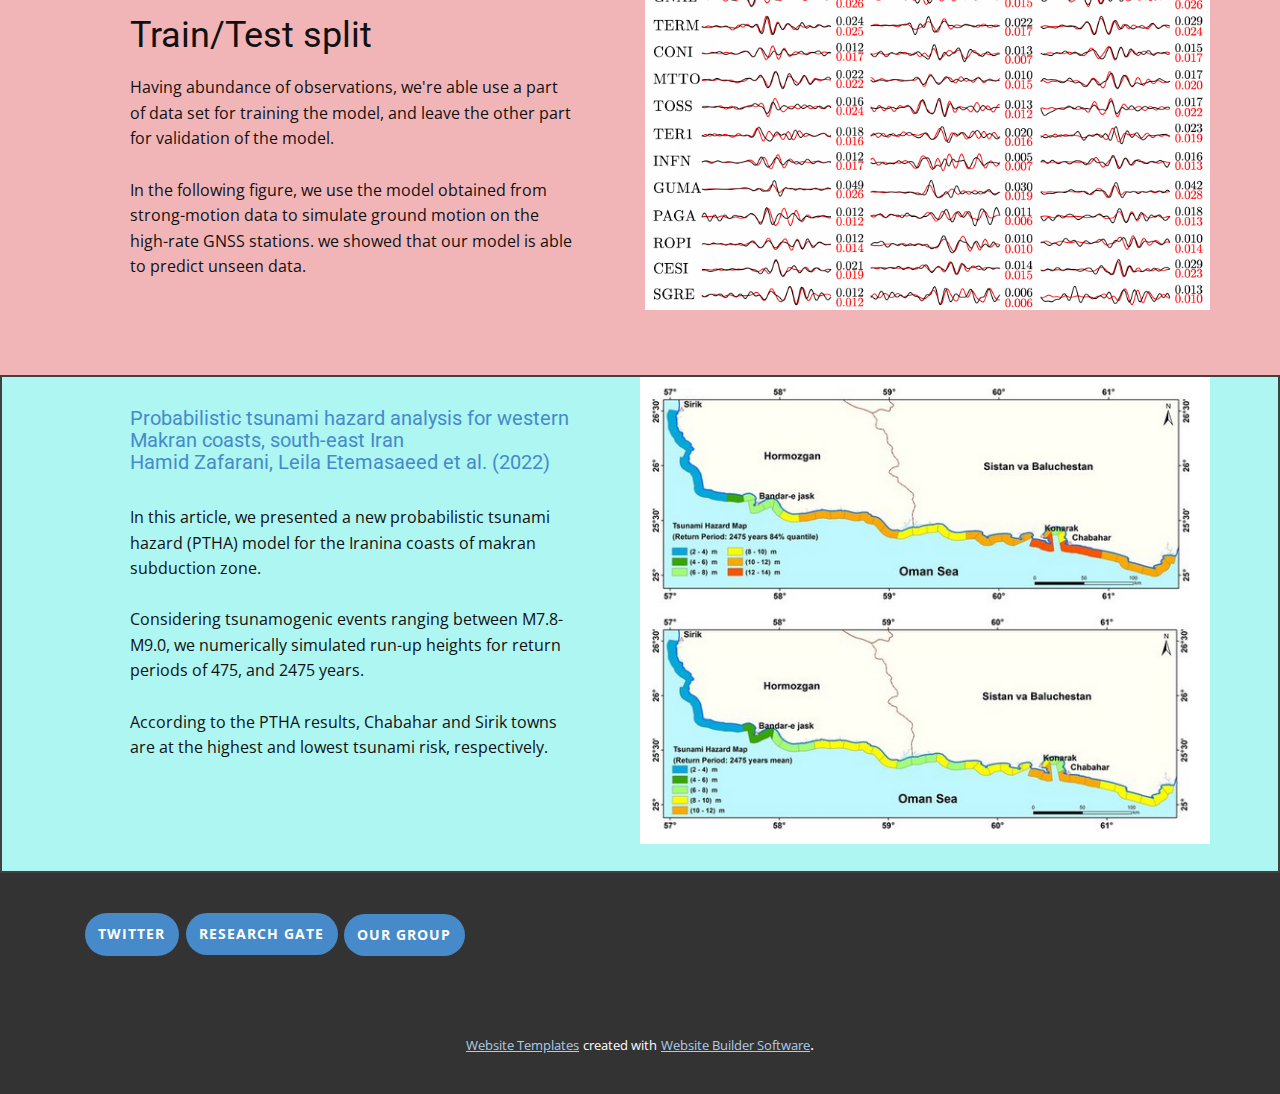
<file: Publications.html>
<!DOCTYPE html>
<html style="font-size: 16px;" lang="en"><head>
    <meta name="viewport" content="width=device-width, initial-scale=1.0">
    <meta charset="utf-8">
    <meta name="keywords" content="INTUITIVE">
    <meta name="description" content="">
    <title>Publications</title>
    <link rel="stylesheet" href="nicepage.css" media="screen">
<link rel="stylesheet" href="Publications.css" media="screen">
    <script class="u-script" type="text/javascript" src="jquery.js" defer=""></script>
    <script class="u-script" type="text/javascript" src="nicepage.js" defer=""></script>
    <meta name="generator" content="Nicepage 5.2.0, nicepage.com">
    <link id="u-theme-google-font" rel="stylesheet" href="https://fonts.googleapis.com/css?family=Roboto:100,100i,300,300i,400,400i,500,500i,700,700i,900,900i|Open+Sans:300,300i,400,400i,500,500i,600,600i,700,700i,800,800i">
    
    
    
    
    <script type="application/ld+json">{
		"@context": "http://schema.org",
		"@type": "Organization",
		"name": ""
}</script>
    <meta name="theme-color" content="#478ac9">
    <meta property="og:title" content="Publications">
    <meta property="og:type" content="website">
  </head>
  <body class="u-body u-xl-mode" data-lang="en"><header class="u-clearfix u-header u-palette-2-light-3 u-header" id="sec-0c49"><div class="u-clearfix u-sheet u-sheet-1">
        <nav class="u-menu u-menu-one-level u-offcanvas u-menu-1">
          <div class="menu-collapse" style="font-size: 1rem; letter-spacing: 0px;">
            <a class="u-button-style u-custom-left-right-menu-spacing u-custom-padding-bottom u-custom-top-bottom-menu-spacing u-nav-link u-text-active-palette-1-base u-text-hover-palette-2-base" href="#">
              <svg class="u-svg-link" viewBox="0 0 24 24"><use xmlns:xlink="http://www.w3.org/1999/xlink" xlink:href="#menu-hamburger"></use></svg>
              <svg class="u-svg-content" version="1.1" id="menu-hamburger" viewBox="0 0 16 16" x="0px" y="0px" xmlns:xlink="http://www.w3.org/1999/xlink" xmlns="http://www.w3.org/2000/svg"><g><rect y="1" width="16" height="2"></rect><rect y="7" width="16" height="2"></rect><rect y="13" width="16" height="2"></rect>
</g></svg>
            </a>
          </div>
          <div class="u-custom-menu u-nav-container">
            <ul class="u-nav u-unstyled u-nav-1"><li class="u-nav-item"><a class="u-button-style u-nav-link u-text-active-palette-1-base u-text-hover-palette-2-base" href="Home.html" style="padding: 10px 20px;">Home</a>
</li><li class="u-nav-item"><a class="u-button-style u-nav-link u-text-active-palette-1-base u-text-hover-palette-2-base" href="About.html" style="padding: 10px 20px;">About</a>
</li><li class="u-nav-item"><a class="u-button-style u-nav-link u-text-active-palette-1-base u-text-hover-palette-2-base" href="Publications.html" style="padding: 10px 20px;">Publications</a>
</li><li class="u-nav-item"><a class="u-button-style u-nav-link u-text-active-palette-1-base u-text-hover-palette-2-base" href="https://github.com/kheirdast" style="padding: 10px 20px;">Codes</a>
</li><li class="u-nav-item"><a class="u-button-style u-nav-link u-text-active-palette-1-base u-text-hover-palette-2-base" href="Contact.html" style="padding: 10px 20px;">Contact</a>
</li><li class="u-nav-item"><a class="u-button-style u-nav-link u-text-active-palette-1-base u-text-hover-palette-2-base" href="Persian.html" style="padding: 10px 20px;">فارسی</a>
</li></ul>
          </div>
          <div class="u-custom-menu u-nav-container-collapse">
            <div class="u-black u-container-style u-inner-container-layout u-opacity u-opacity-95 u-sidenav">
              <div class="u-inner-container-layout u-sidenav-overflow">
                <div class="u-menu-close"></div>
                <ul class="u-align-center u-nav u-popupmenu-items u-unstyled u-nav-2"><li class="u-nav-item"><a class="u-button-style u-nav-link" href="Home.html">Home</a>
</li><li class="u-nav-item"><a class="u-button-style u-nav-link" href="About.html">About</a>
</li><li class="u-nav-item"><a class="u-button-style u-nav-link" href="Publications.html">Publications</a>
</li><li class="u-nav-item"><a class="u-button-style u-nav-link" href="https://github.com/kheirdast">Codes</a>
</li><li class="u-nav-item"><a class="u-button-style u-nav-link" href="Contact.html">Contact</a>
</li><li class="u-nav-item"><a class="u-button-style u-nav-link" href="Persian.html">فارسی</a>
</li></ul>
              </div>
            </div>
            <div class="u-black u-menu-overlay u-opacity u-opacity-70"></div>
          </div>
        </nav>
      </div></header>
    <section class="u-clearfix u-palette-3-light-2 u-section-1" id="sec-eb34">
      <div class="u-clearfix u-sheet u-sheet-1">
        <div class="u-clearfix u-expanded-width u-gutter-10 u-layout-wrap u-layout-wrap-1">
          <div class="u-layout">
            <div class="u-layout-col">
              <div class="u-size-30">
                <div class="u-layout-row">
                  <div class="u-container-style u-image u-layout-cell u-left-cell u-size-36 u-image-1" src="" data-image-width="1065" data-image-height="888">
                    <div class="u-container-layout u-valign-middle u-container-layout-1"></div>
                  </div>
                  <div class="u-align-left u-container-style u-layout-cell u-right-cell u-size-24 u-layout-cell-2">
                    <div class="u-container-layout u-container-layout-2">
                      <h2 class="u-text u-text-1">
                        <a class="u-active-none u-border-none u-btn u-button-link u-button-style u-file-link u-hover-none u-none u-text-palette-1-base u-btn-1" href="files/jgrb55059.pdf">Neuro-Fuzzy Finite-Fault Inversion - Methodology: Kheirdast, Ansari &amp; Custodio (2021)</a>
                      </h2>
                      <p class="u-text u-text-2"> In this article we presented a frequency-domain kinematic finite fault 
inversion that uses the fuzzy approximation system and reduces the 
number of basis functions to expand the seismic source function.<br>
                        <br>The figure on the left show the general idea of using a fuzzy system to approximate an arbitrary function (black line) using four basis functions (dotted lines).<br>
                        <br>We employed this idea to reduce the number of fault discretizations in the kinematic finite-fault inversion.
                      </p>
                    </div>
                  </div>
                </div>
              </div>
              <div class="u-size-30">
                <div class="u-layout-row">
                  <div class="u-align-left u-container-style u-layout-cell u-left-cell u-size-30 u-layout-cell-3">
                    <div class="u-container-layout u-container-layout-3">
                      <p class="u-text u-text-3">By reducing the number of basis functions, we arrive at a more stable, less sensitive to the noise inversion.<br>
                        <br>As the following figure shows, using a low number of fuzzy basis functions, helps us to reduce the number of small singular values (according to GSVD: generalised singular value decomposition) have a more stable inversion, however with a reduced resolution.<br>
                        <br>Although this method works fine for inversion of low frequency ground motion, there are still room to improve&nbsp; for high-frequency components.
                      </p>
                    </div>
                  </div>
                  <div class="u-container-style u-image u-layout-cell u-right-cell u-size-30 u-image-2" src="" data-image-width="1213" data-image-height="845">
                    <div class="u-container-layout u-valign-middle u-container-layout-4"></div>
                  </div>
                </div>
              </div>
            </div>
          </div>
        </div>
      </div>
    </section>
    <section class="u-clearfix u-palette-2-light-2 u-section-2" id="sec-495a">
      <div class="u-clearfix u-sheet u-sheet-1">
        <div class="u-clearfix u-expanded-width u-gutter-10 u-layout-wrap u-layout-wrap-1">
          <div class="u-layout">
            <div class="u-layout-col">
              <div class="u-size-30">
                <div class="u-layout-row">
                  <div class="u-container-style u-image u-layout-cell u-left-cell u-size-30 u-image-1" src="" data-image-width="1754" data-image-height="1240">
                    <div class="u-container-layout u-valign-middle u-container-layout-1"></div>
                  </div>
                  <div class="u-align-left u-container-style u-layout-cell u-right-cell u-size-30 u-layout-cell-2">
                    <div class="u-container-layout u-container-layout-2">
                      <h2 class="u-text u-text-1">
                        <a class="u-active-none u-border-none u-btn u-button-link u-button-style u-file-link u-hover-none u-none u-text-palette-1-base u-btn-1" href="files/jgrb55058.pdf">Application of Neuro-Fuzzy Finite-Fault inversion to Mw6.2 2016 Amatrice Earhtquake<br>Kheirdast, Ansari &amp; Custodio (2021)<br>
                        </a>
                      </h2>
                      <p class="u-text u-text-2">This article aimes to show the application of Neuro-fuzzy inversion method on the real-data recorded during the M6.2 August/2016 in central Italy. By inverting 3 datasets, including static GPS (~ 0Hz), high-rate GNSS(&lt;0.09 Hz), and strong motion data (0.09&lt;f&lt;0.5 Hz) we obtained the slip-rate history for this earthquake.</p>
                    </div>
                  </div>
                </div>
              </div>
              <div class="u-size-30">
                <div class="u-layout-row">
                  <div class="u-align-left u-container-style u-layout-cell u-left-cell u-size-30 u-layout-cell-3">
                    <div class="u-container-layout u-container-layout-3">
                      <h2 class="u-text u-text-3">Train/Test split</h2>
                      <p class="u-text u-text-4">Having abundance of observations, we're able use a part of data set for training the model, and leave the other part for validation of the model.<br>
                        <br>In the following figure, we use the model obtained from strong-motion data to simulate ground motion on the high-rate GNSS stations. we showed that our model is able to predict unseen data.&nbsp;&nbsp;
                      </p>
                    </div>
                  </div>
                  <div class="u-container-style u-image u-layout-cell u-right-cell u-size-30 u-image-2" src="" data-image-width="1514" data-image-height="1798">
                    <div class="u-container-layout u-valign-middle u-container-layout-4"></div>
                  </div>
                </div>
              </div>
            </div>
          </div>
        </div>
      </div>
    </section>
    <section class="u-border-2 u-border-grey-75 u-clearfix u-palette-4-light-2 u-section-3" id="sec-9a5e">
      <div class="u-clearfix u-sheet u-sheet-1">
        <div class="u-clearfix u-expanded-width u-gutter-0 u-layout-wrap u-layout-wrap-1">
          <div class="u-layout" style="">
            <div class="u-layout-row" style="">
              <div class="u-align-left u-container-style u-layout-cell u-left-cell u-palette-4-light-2 u-size-30 u-size-xs-60 u-layout-cell-1" src="">
                <div class="u-container-layout u-valign-top u-container-layout-1">
                  <h2 class="u-text u-text-default u-text-1">
                    <a class="u-active-none u-border-none u-btn u-button-link u-button-style u-hover-none u-none u-text-palette-1-base u-btn-1" href="https://link.springer.com/article/10.1007/s11069-022-05595-2"> Probabilistic tsunami hazard analysis for western Makran coasts, south-east Iran<br>Hamid Zafarani, Leila Etemasaeed et al. (2022)
                    </a>
                  </h2>
                  <p class="u-text u-text-2">In this article, we presented a new probabilistic tsunami hazard (PTHA) model for the Iranina coasts of makran subduction zone.&nbsp;<br>
                    <br>Considering tsunamogenic events ranging between M7.8-M9.0, we numerically simulated run-up heights for return periods of 475, and 2475 years.&nbsp;<br>
                    <br>According to the PTHA results, Chabahar and Sirik towns are at the highest and lowest tsunami risk, respectively.&nbsp;
                  </p>
                </div>
              </div>
              <div class="u-align-center u-container-style u-image u-layout-cell u-right-cell u-size-30 u-size-xs-60 u-image-1" src="" data-image-width="597" data-image-height="487">
                <div class="u-container-layout u-valign-middle u-container-layout-2" src=""></div>
              </div>
            </div>
          </div>
        </div>
      </div>
    </section>
    
    
    <footer class="u-align-center u-clearfix u-footer u-grey-80 u-footer" id="sec-9d26"><div class="u-clearfix u-sheet u-sheet-1">
        <a href="https://www.researchgate.net/profile/Navid-Kheirdast" class="u-border-2 u-border-grey-75 u-btn u-btn-round u-button-style u-hover-palette-1-light-1 u-palette-1-base u-radius-50 u-btn-1">Research Gate</a>
        <a href="https://twitter.com/NavidKheirdast" class="u-border-2 u-border-grey-75 u-btn u-btn-round u-button-style u-hover-palette-1-light-1 u-palette-1-base u-radius-50 u-btn-2">twitter</a>
        <a href="https://harshasbhat.github.io/team/" class="u-border-2 u-border-grey-75 u-btn u-btn-round u-button-style u-hover-palette-1-light-1 u-palette-1-base u-radius-50 u-btn-3">Our Group</a>
      </div></footer>
    <section class="u-backlink u-clearfix u-grey-80">
      <a class="u-link" href="https://nicepage.com/website-templates" target="_blank">
        <span>Website Templates</span>
      </a>
      <p class="u-text">
        <span>created with</span>
      </p>
      <a class="u-link" href="" target="_blank">
        <span>Website Builder Software</span>
      </a>. 
    </section>
  
</body></html>
</file>
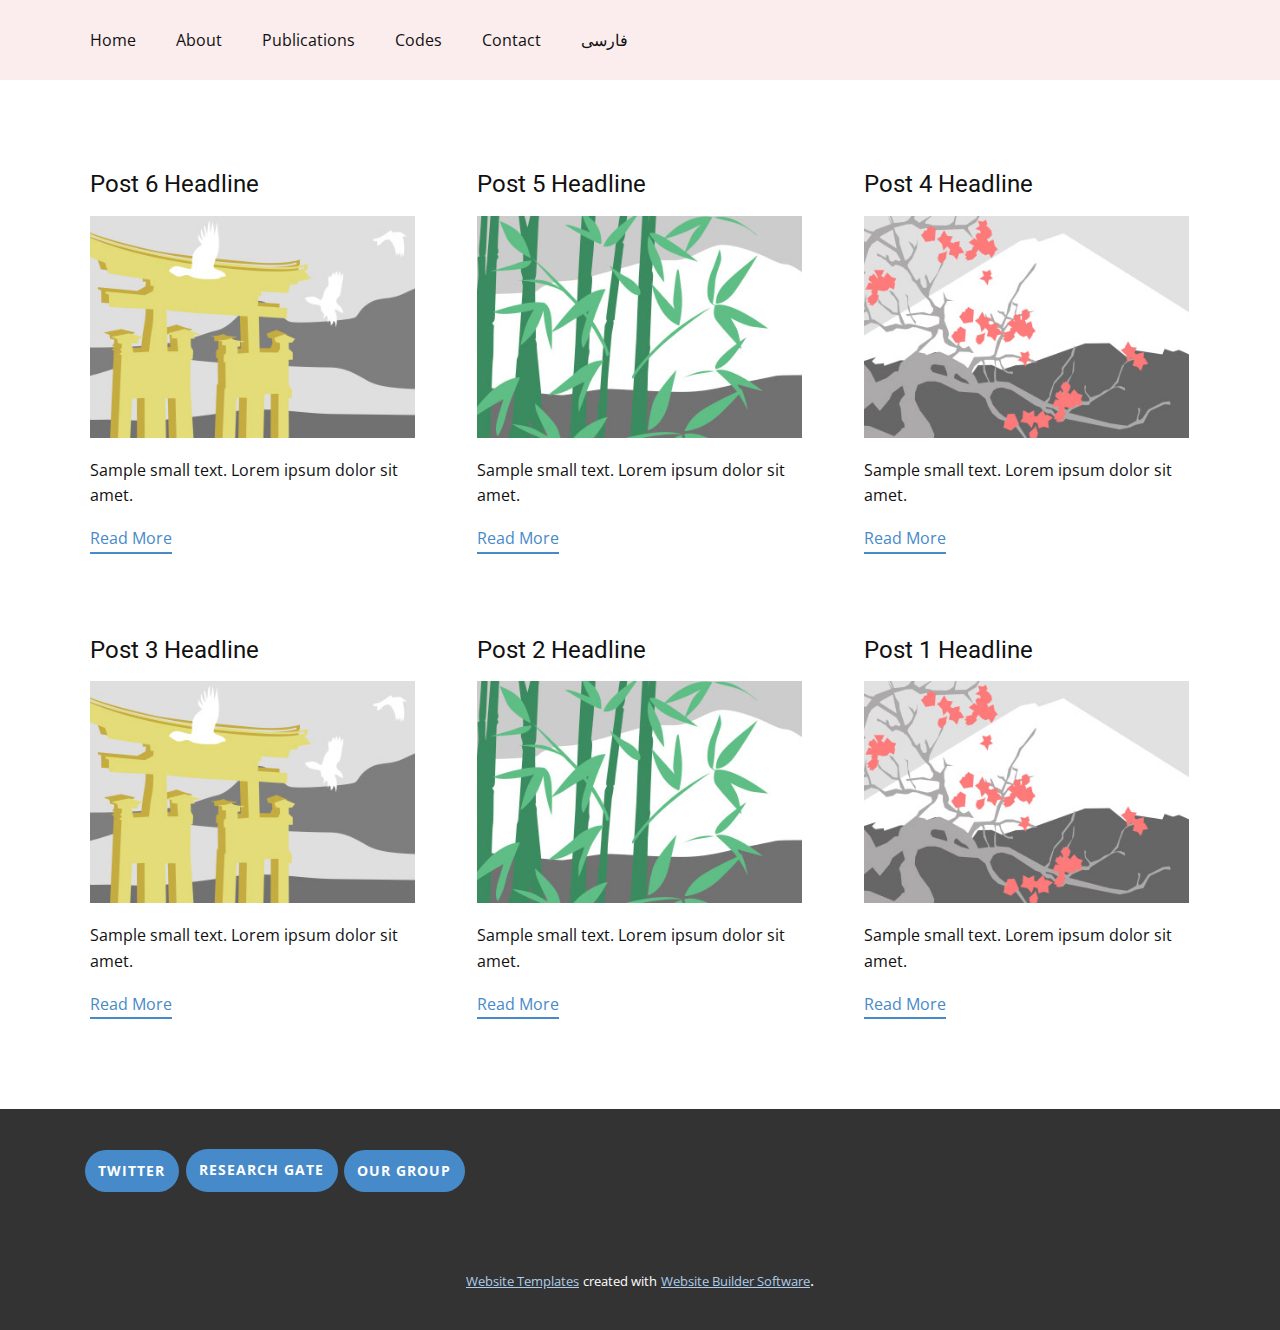
<file: blog/blog.html>
<!DOCTYPE html>
<html style="font-size: 16px;" lang="en"><head>
    <meta name="viewport" content="width=device-width, initial-scale=1.0">
    <meta charset="utf-8">
    <meta name="keywords" content="">
    <meta name="description" content="">
    <title>Blog Template</title>
    <link rel="stylesheet" href="../nicepage.css" media="screen">
<link rel="stylesheet" href="../Blog-Template.css" media="screen">
    <script class="u-script" type="text/javascript" src="../jquery.js" defer=""></script>
    <script class="u-script" type="text/javascript" src="../nicepage.js" defer=""></script>
    <meta name="generator" content="Nicepage 5.2.0, nicepage.com">
    <link id="u-theme-google-font" rel="stylesheet" href="https://fonts.googleapis.com/css?family=Roboto:100,100i,300,300i,400,400i,500,500i,700,700i,900,900i|Open+Sans:300,300i,400,400i,500,500i,600,600i,700,700i,800,800i">
    
    
    <script type="application/ld+json">{
		"@context": "http://schema.org",
		"@type": "Organization",
		"name": ""
}</script>
    <meta name="theme-color" content="#478ac9">
  </head>
  <body class="u-body u-xl-mode" data-lang="en"><header class="u-clearfix u-header u-palette-2-light-3 u-header" id="sec-0c49"><div class="u-clearfix u-sheet u-sheet-1">
        <nav class="u-menu u-menu-one-level u-offcanvas u-menu-1">
          <div class="menu-collapse" style="font-size: 1rem; letter-spacing: 0px;">
            <a class="u-button-style u-custom-left-right-menu-spacing u-custom-padding-bottom u-custom-top-bottom-menu-spacing u-nav-link u-text-active-palette-1-base u-text-hover-palette-2-base" href="#">
              <svg class="u-svg-link" viewBox="0 0 24 24"><use xmlns:xlink="http://www.w3.org/1999/xlink" xlink:href="#menu-hamburger"></use></svg>
              <svg class="u-svg-content" version="1.1" id="menu-hamburger" viewBox="0 0 16 16" x="0px" y="0px" xmlns:xlink="http://www.w3.org/1999/xlink" xmlns="http://www.w3.org/2000/svg"><g><rect y="1" width="16" height="2"></rect><rect y="7" width="16" height="2"></rect><rect y="13" width="16" height="2"></rect>
</g></svg>
            </a>
          </div>
          <div class="u-custom-menu u-nav-container">
            <ul class="u-nav u-unstyled u-nav-1"><li class="u-nav-item"><a class="u-button-style u-nav-link u-text-active-palette-1-base u-text-hover-palette-2-base" href="../Home.html" style="padding: 10px 20px;">Home</a>
</li><li class="u-nav-item"><a class="u-button-style u-nav-link u-text-active-palette-1-base u-text-hover-palette-2-base" href="../About.html" style="padding: 10px 20px;">About</a>
</li><li class="u-nav-item"><a class="u-button-style u-nav-link u-text-active-palette-1-base u-text-hover-palette-2-base" href="../Publications.html" style="padding: 10px 20px;">Publications</a>
</li><li class="u-nav-item"><a class="u-button-style u-nav-link u-text-active-palette-1-base u-text-hover-palette-2-base" href="https://github.com/kheirdast" style="padding: 10px 20px;">Codes</a>
</li><li class="u-nav-item"><a class="u-button-style u-nav-link u-text-active-palette-1-base u-text-hover-palette-2-base" href="../Contact.html" style="padding: 10px 20px;">Contact</a>
</li><li class="u-nav-item"><a class="u-button-style u-nav-link u-text-active-palette-1-base u-text-hover-palette-2-base" href="../Persian.html" style="padding: 10px 20px;">فارسی</a>
</li></ul>
          </div>
          <div class="u-custom-menu u-nav-container-collapse">
            <div class="u-black u-container-style u-inner-container-layout u-opacity u-opacity-95 u-sidenav">
              <div class="u-inner-container-layout u-sidenav-overflow">
                <div class="u-menu-close"></div>
                <ul class="u-align-center u-nav u-popupmenu-items u-unstyled u-nav-2"><li class="u-nav-item"><a class="u-button-style u-nav-link" href="../Home.html">Home</a>
</li><li class="u-nav-item"><a class="u-button-style u-nav-link" href="../About.html">About</a>
</li><li class="u-nav-item"><a class="u-button-style u-nav-link" href="../Publications.html">Publications</a>
</li><li class="u-nav-item"><a class="u-button-style u-nav-link" href="https://github.com/kheirdast">Codes</a>
</li><li class="u-nav-item"><a class="u-button-style u-nav-link" href="../Contact.html">Contact</a>
</li><li class="u-nav-item"><a class="u-button-style u-nav-link" href="../Persian.html">فارسی</a>
</li></ul>
              </div>
            </div>
            <div class="u-black u-menu-overlay u-opacity u-opacity-70"></div>
          </div>
        </nav>
      </div></header>
    <section class="u-clearfix u-section-1" id="sec-9e8c">
      <div class="u-clearfix u-sheet u-valign-middle u-sheet-1"><!--blog--><!--blog_options_json--><!--{"type":"Recent","source":"","tags":"","count":""}--><!--/blog_options_json-->
        <div class="u-blog u-expanded-width u-repeater u-repeater-1"><!--blog_post-->
          <div class="u-blog-post u-container-style u-repeater-item u-white u-repeater-item-1">
            <div class="u-container-layout u-similar-container u-valign-top u-container-layout-1"><!--blog_post_header-->
              <h4 class="u-blog-control u-text u-text-1">
                <a class="u-post-header-link" href="../blog/post-5.html">Post 6 Headline</a>
              </h4><!--/blog_post_header--><!--blog_post_image-->
              <a class="u-post-header-link" href="../blog/post-5.html"><img alt="" class="u-blog-control u-expanded-width u-image u-image-default u-image-1" src="../images/8ad73f3c.jpeg"></a><!--/blog_post_image--><!--blog_post_content-->
              <div class="u-blog-control u-post-content u-text u-text-2 fr-view">Sample small text. Lorem ipsum dolor sit amet.</div><!--/blog_post_content--><!--blog_post_readmore-->
              <a href="../blog/post-5.html" class="u-blog-control u-border-2 u-border-palette-1-base u-btn u-btn-rectangle u-button-style u-none u-btn-1"><!--blog_post_readmore_content--><!--options_json--><!--{"content":"","defaultValue":"Read More"}--><!--/options_json-->Read More<!--/blog_post_readmore_content--></a><!--/blog_post_readmore-->
            </div>
          </div><div class="u-blog-post u-container-style u-repeater-item u-video-cover u-white">
            <div class="u-container-layout u-similar-container u-valign-top u-container-layout-2"><!--blog_post_header-->
              <h4 class="u-blog-control u-text u-text-3">
                <a class="u-post-header-link" href="../blog/post-4.html">Post 5 Headline</a>
              </h4><!--/blog_post_header--><!--blog_post_image-->
              <a class="u-post-header-link" href="../blog/post-4.html"><img alt="" class="u-blog-control u-expanded-width u-image u-image-default u-image-2" src="../images/68f64b9d.jpeg"></a><!--/blog_post_image--><!--blog_post_content-->
              <div class="u-blog-control u-post-content u-text u-text-4 fr-view">Sample small text. Lorem ipsum dolor sit amet.</div><!--/blog_post_content--><!--blog_post_readmore-->
              <a href="../blog/post-4.html" class="u-blog-control u-border-2 u-border-palette-1-base u-btn u-btn-rectangle u-button-style u-none u-btn-2"><!--blog_post_readmore_content--><!--options_json--><!--{"content":"","defaultValue":"Read More"}--><!--/options_json-->Read More<!--/blog_post_readmore_content--></a><!--/blog_post_readmore-->
            </div>
          </div><div class="u-blog-post u-container-style u-repeater-item u-video-cover u-white">
            <div class="u-container-layout u-similar-container u-valign-top u-container-layout-3"><!--blog_post_header-->
              <h4 class="u-blog-control u-text u-text-5">
                <a class="u-post-header-link" href="../blog/post-3.html">Post 4 Headline</a>
              </h4><!--/blog_post_header--><!--blog_post_image-->
              <a class="u-post-header-link" href="../blog/post-3.html"><img alt="" class="u-blog-control u-expanded-width u-image u-image-default u-image-3" src="../images/0fd3416c.jpeg"></a><!--/blog_post_image--><!--blog_post_content-->
              <div class="u-blog-control u-post-content u-text u-text-6 fr-view">Sample small text. Lorem ipsum dolor sit amet.</div><!--/blog_post_content--><!--blog_post_readmore-->
              <a href="../blog/post-3.html" class="u-blog-control u-border-2 u-border-palette-1-base u-btn u-btn-rectangle u-button-style u-none u-btn-3"><!--blog_post_readmore_content--><!--options_json--><!--{"content":"","defaultValue":"Read More"}--><!--/options_json-->Read More<!--/blog_post_readmore_content--></a><!--/blog_post_readmore-->
            </div>
          </div><div class="u-blog-post u-container-style u-repeater-item u-white u-repeater-item-1">
            <div class="u-container-layout u-similar-container u-valign-top u-container-layout-1"><!--blog_post_header-->
              <h4 class="u-blog-control u-text u-text-1">
                <a class="u-post-header-link" href="../blog/post-2.html">Post 3 Headline</a>
              </h4><!--/blog_post_header--><!--blog_post_image-->
              <a class="u-post-header-link" href="../blog/post-2.html"><img alt="" class="u-blog-control u-expanded-width u-image u-image-default u-image-1" src="../images/8ad73f3c.jpeg"></a><!--/blog_post_image--><!--blog_post_content-->
              <div class="u-blog-control u-post-content u-text u-text-2 fr-view">Sample small text. Lorem ipsum dolor sit amet.</div><!--/blog_post_content--><!--blog_post_readmore-->
              <a href="../blog/post-2.html" class="u-blog-control u-border-2 u-border-palette-1-base u-btn u-btn-rectangle u-button-style u-none u-btn-1"><!--blog_post_readmore_content--><!--options_json--><!--{"content":"","defaultValue":"Read More"}--><!--/options_json-->Read More<!--/blog_post_readmore_content--></a><!--/blog_post_readmore-->
            </div>
          </div><div class="u-blog-post u-container-style u-repeater-item u-video-cover u-white">
            <div class="u-container-layout u-similar-container u-valign-top u-container-layout-2"><!--blog_post_header-->
              <h4 class="u-blog-control u-text u-text-3">
                <a class="u-post-header-link" href="../blog/post-1.html">Post 2 Headline</a>
              </h4><!--/blog_post_header--><!--blog_post_image-->
              <a class="u-post-header-link" href="../blog/post-1.html"><img alt="" class="u-blog-control u-expanded-width u-image u-image-default u-image-2" src="../images/68f64b9d.jpeg"></a><!--/blog_post_image--><!--blog_post_content-->
              <div class="u-blog-control u-post-content u-text u-text-4 fr-view">Sample small text. Lorem ipsum dolor sit amet.</div><!--/blog_post_content--><!--blog_post_readmore-->
              <a href="../blog/post-1.html" class="u-blog-control u-border-2 u-border-palette-1-base u-btn u-btn-rectangle u-button-style u-none u-btn-2"><!--blog_post_readmore_content--><!--options_json--><!--{"content":"","defaultValue":"Read More"}--><!--/options_json-->Read More<!--/blog_post_readmore_content--></a><!--/blog_post_readmore-->
            </div>
          </div><div class="u-blog-post u-container-style u-repeater-item u-video-cover u-white">
            <div class="u-container-layout u-similar-container u-valign-top u-container-layout-3"><!--blog_post_header-->
              <h4 class="u-blog-control u-text u-text-5">
                <a class="u-post-header-link" href="../blog/post.html">Post 1 Headline</a>
              </h4><!--/blog_post_header--><!--blog_post_image-->
              <a class="u-post-header-link" href="../blog/post.html"><img alt="" class="u-blog-control u-expanded-width u-image u-image-default u-image-3" src="../images/0fd3416c.jpeg"></a><!--/blog_post_image--><!--blog_post_content-->
              <div class="u-blog-control u-post-content u-text u-text-6 fr-view">Sample small text. Lorem ipsum dolor sit amet.</div><!--/blog_post_content--><!--blog_post_readmore-->
              <a href="../blog/post.html" class="u-blog-control u-border-2 u-border-palette-1-base u-btn u-btn-rectangle u-button-style u-none u-btn-3"><!--blog_post_readmore_content--><!--options_json--><!--{"content":"","defaultValue":"Read More"}--><!--/options_json-->Read More<!--/blog_post_readmore_content--></a><!--/blog_post_readmore-->
            </div>
          </div><!--/blog_post--><!--blog_post-->
          <!--/blog_post--><!--blog_post-->
          <!--/blog_post-->
        </div><!--/blog-->
      </div>
    </section>
    
    
    <footer class="u-align-center u-clearfix u-footer u-grey-80 u-footer" id="sec-9d26"><div class="u-clearfix u-sheet u-sheet-1">
        <a href="https://www.researchgate.net/profile/Navid-Kheirdast" class="u-border-2 u-border-grey-75 u-btn u-btn-round u-button-style u-hover-palette-1-light-1 u-palette-1-base u-radius-50 u-btn-1">Research Gate</a>
        <a href="https://twitter.com/NavidKheirdast" class="u-border-2 u-border-grey-75 u-btn u-btn-round u-button-style u-hover-palette-1-light-1 u-palette-1-base u-radius-50 u-btn-2">twitter</a>
        <a href="https://harshasbhat.github.io/team/" class="u-border-2 u-border-grey-75 u-btn u-btn-round u-button-style u-hover-palette-1-light-1 u-palette-1-base u-radius-50 u-btn-3">Our Group</a>
      </div></footer>
    <section class="u-backlink u-clearfix u-grey-80">
      <a class="u-link" href="https://nicepage.com/website-templates" target="_blank">
        <span>Website Templates</span>
      </a>
      <p class="u-text">
        <span>created with</span>
      </p>
      <a class="u-link" href="" target="_blank">
        <span>Website Builder Software</span>
      </a>. 
    </section>
  
</body></html>
</file>
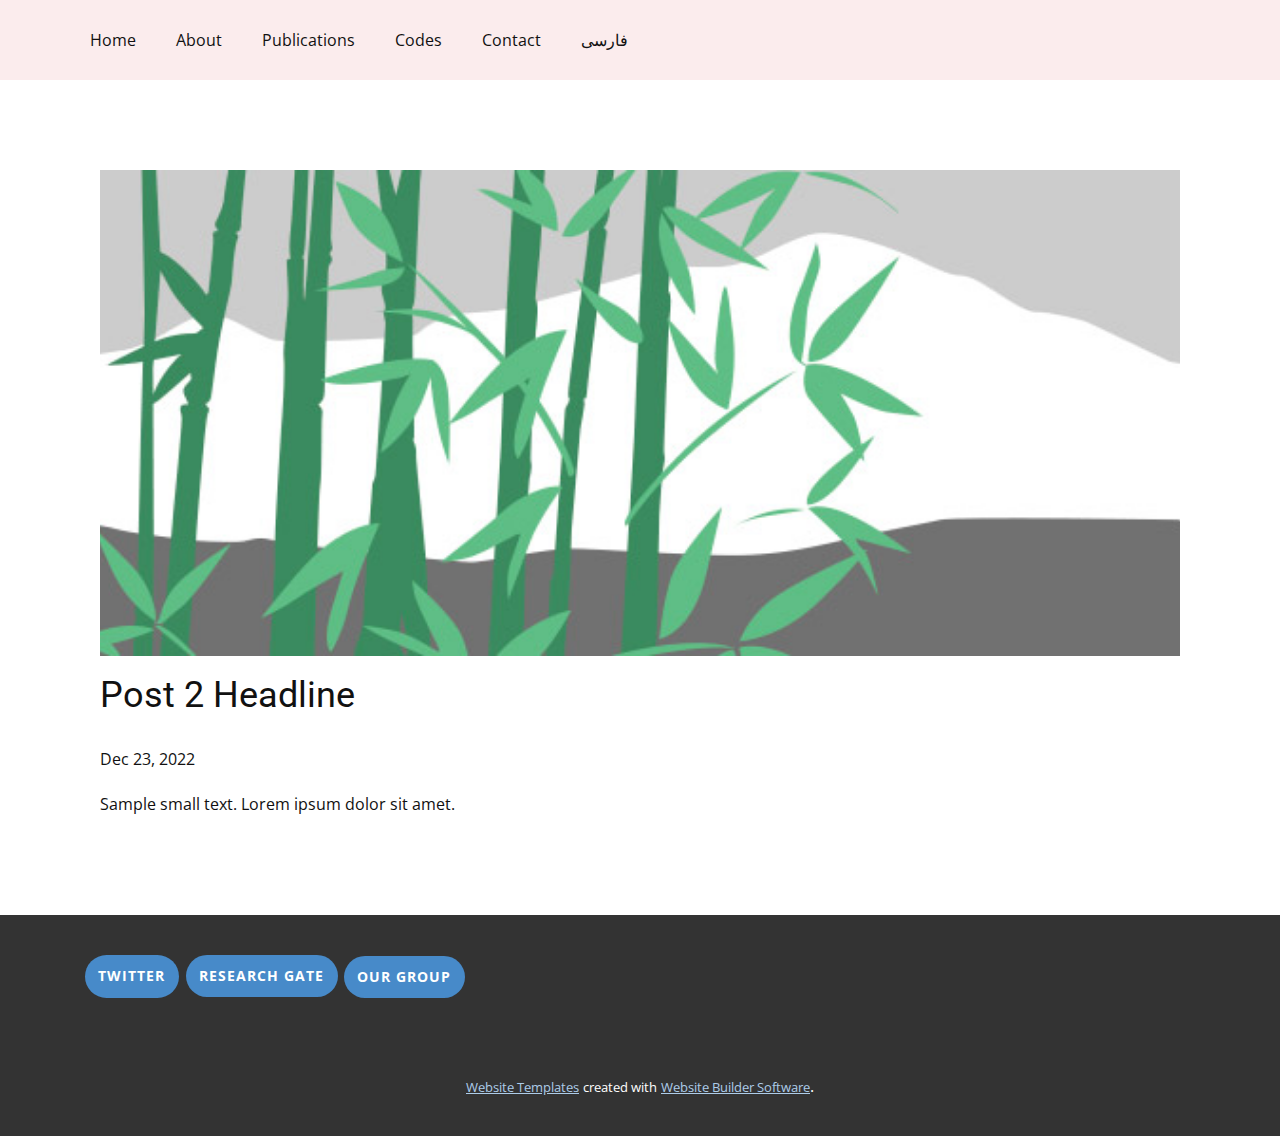
<file: blog/post-1.html>
<!DOCTYPE html>
<html style="font-size: 16px;" lang="en"><head>
    <meta name="viewport" content="width=device-width, initial-scale=1.0">
    <meta charset="utf-8">
    <meta name="keywords" content="Post 1 Headline">
    <meta name="description" content="">
    <title>Post 2 Headline</title>
    <link rel="stylesheet" href="../nicepage.css" media="screen">
<link rel="stylesheet" href="../Post-Template.css" media="screen">
    <script class="u-script" type="text/javascript" src="../jquery.js" defer=""></script>
    <script class="u-script" type="text/javascript" src="../nicepage.js" defer=""></script>
    <meta name="generator" content="Nicepage 5.2.0, nicepage.com">
    <link id="u-theme-google-font" rel="stylesheet" href="https://fonts.googleapis.com/css?family=Roboto:100,100i,300,300i,400,400i,500,500i,700,700i,900,900i|Open+Sans:300,300i,400,400i,500,500i,600,600i,700,700i,800,800i">
    
    
    <script type="application/ld+json">{
		"@context": "http://schema.org",
		"@type": "Organization",
		"name": ""
}</script>
    <meta name="theme-color" content="#478ac9">
  </head>
  <body class="u-body u-xl-mode" data-lang="en"><header class="u-clearfix u-header u-palette-2-light-3 u-header" id="sec-0c49"><div class="u-clearfix u-sheet u-sheet-1">
        <nav class="u-menu u-menu-one-level u-offcanvas u-menu-1">
          <div class="menu-collapse" style="font-size: 1rem; letter-spacing: 0px;">
            <a class="u-button-style u-custom-left-right-menu-spacing u-custom-padding-bottom u-custom-top-bottom-menu-spacing u-nav-link u-text-active-palette-1-base u-text-hover-palette-2-base" href="#">
              <svg class="u-svg-link" viewBox="0 0 24 24"><use xmlns:xlink="http://www.w3.org/1999/xlink" xlink:href="#menu-hamburger"></use></svg>
              <svg class="u-svg-content" version="1.1" id="menu-hamburger" viewBox="0 0 16 16" x="0px" y="0px" xmlns:xlink="http://www.w3.org/1999/xlink" xmlns="http://www.w3.org/2000/svg"><g><rect y="1" width="16" height="2"></rect><rect y="7" width="16" height="2"></rect><rect y="13" width="16" height="2"></rect>
</g></svg>
            </a>
          </div>
          <div class="u-custom-menu u-nav-container">
            <ul class="u-nav u-unstyled u-nav-1"><li class="u-nav-item"><a class="u-button-style u-nav-link u-text-active-palette-1-base u-text-hover-palette-2-base" href="../Home.html" style="padding: 10px 20px;">Home</a>
</li><li class="u-nav-item"><a class="u-button-style u-nav-link u-text-active-palette-1-base u-text-hover-palette-2-base" href="../About.html" style="padding: 10px 20px;">About</a>
</li><li class="u-nav-item"><a class="u-button-style u-nav-link u-text-active-palette-1-base u-text-hover-palette-2-base" href="../Publications.html" style="padding: 10px 20px;">Publications</a>
</li><li class="u-nav-item"><a class="u-button-style u-nav-link u-text-active-palette-1-base u-text-hover-palette-2-base" href="https://github.com/kheirdast" style="padding: 10px 20px;">Codes</a>
</li><li class="u-nav-item"><a class="u-button-style u-nav-link u-text-active-palette-1-base u-text-hover-palette-2-base" href="../Contact.html" style="padding: 10px 20px;">Contact</a>
</li><li class="u-nav-item"><a class="u-button-style u-nav-link u-text-active-palette-1-base u-text-hover-palette-2-base" href="../Persian.html" style="padding: 10px 20px;">فارسی</a>
</li></ul>
          </div>
          <div class="u-custom-menu u-nav-container-collapse">
            <div class="u-black u-container-style u-inner-container-layout u-opacity u-opacity-95 u-sidenav">
              <div class="u-inner-container-layout u-sidenav-overflow">
                <div class="u-menu-close"></div>
                <ul class="u-align-center u-nav u-popupmenu-items u-unstyled u-nav-2"><li class="u-nav-item"><a class="u-button-style u-nav-link" href="../Home.html">Home</a>
</li><li class="u-nav-item"><a class="u-button-style u-nav-link" href="../About.html">About</a>
</li><li class="u-nav-item"><a class="u-button-style u-nav-link" href="../Publications.html">Publications</a>
</li><li class="u-nav-item"><a class="u-button-style u-nav-link" href="https://github.com/kheirdast">Codes</a>
</li><li class="u-nav-item"><a class="u-button-style u-nav-link" href="../Contact.html">Contact</a>
</li><li class="u-nav-item"><a class="u-button-style u-nav-link" href="../Persian.html">فارسی</a>
</li></ul>
              </div>
            </div>
            <div class="u-black u-menu-overlay u-opacity u-opacity-70"></div>
          </div>
        </nav>
      </div></header>
    <section class="u-align-center u-clearfix u-section-1" id="sec-7781">
      <div class="u-clearfix u-sheet u-valign-middle-md u-valign-middle-sm u-valign-middle-xs u-sheet-1"><!--post_details--><!--post_details_options_json--><!--{"source":""}--><!--/post_details_options_json--><!--blog_post-->
        <div class="u-container-style u-expanded-width u-post-details u-post-details-1">
          <div class="u-container-layout u-valign-middle u-container-layout-1"><!--blog_post_image-->
            <img alt="" class="u-blog-control u-expanded-width u-image u-image-default u-image-1" src="../images/68f64b9d.jpeg"><!--/blog_post_image--><!--blog_post_header-->
            <h2 class="u-blog-control u-text u-text-1">Post 2 Headline</h2><!--/blog_post_header--><!--blog_post_metadata-->
            <div class="u-blog-control u-metadata u-metadata-1"><!--blog_post_metadata_date-->
              <span class="u-meta-date u-meta-icon">Dec 23, 2022</span><!--/blog_post_metadata_date--><!--blog_post_metadata_category-->
              <!--/blog_post_metadata_category--><!--blog_post_metadata_comments-->
              <!--/blog_post_metadata_comments-->
            </div><!--/blog_post_metadata--><!--blog_post_content-->
            <div class="u-align-justify u-blog-control u-post-content u-text u-text-2 fr-view">
  Sample small text. Lorem ipsum dolor sit amet.
  </div><!--/blog_post_content-->
          </div>
        </div><!--/blog_post--><!--/post_details-->
      </div>
    </section>
    
    
    <footer class="u-align-center u-clearfix u-footer u-grey-80 u-footer" id="sec-9d26"><div class="u-clearfix u-sheet u-sheet-1">
        <a href="https://www.researchgate.net/profile/Navid-Kheirdast" class="u-border-2 u-border-grey-75 u-btn u-btn-round u-button-style u-hover-palette-1-light-1 u-palette-1-base u-radius-50 u-btn-1">Research Gate</a>
        <a href="https://twitter.com/NavidKheirdast" class="u-border-2 u-border-grey-75 u-btn u-btn-round u-button-style u-hover-palette-1-light-1 u-palette-1-base u-radius-50 u-btn-2">twitter</a>
        <a href="https://harshasbhat.github.io/team/" class="u-border-2 u-border-grey-75 u-btn u-btn-round u-button-style u-hover-palette-1-light-1 u-palette-1-base u-radius-50 u-btn-3">Our Group</a>
      </div></footer>
    <section class="u-backlink u-clearfix u-grey-80">
      <a class="u-link" href="https://nicepage.com/website-templates" target="_blank">
        <span>Website Templates</span>
      </a>
      <p class="u-text">
        <span>created with</span>
      </p>
      <a class="u-link" href="" target="_blank">
        <span>Website Builder Software</span>
      </a>. 
    </section>
  
</body></html>
</file>
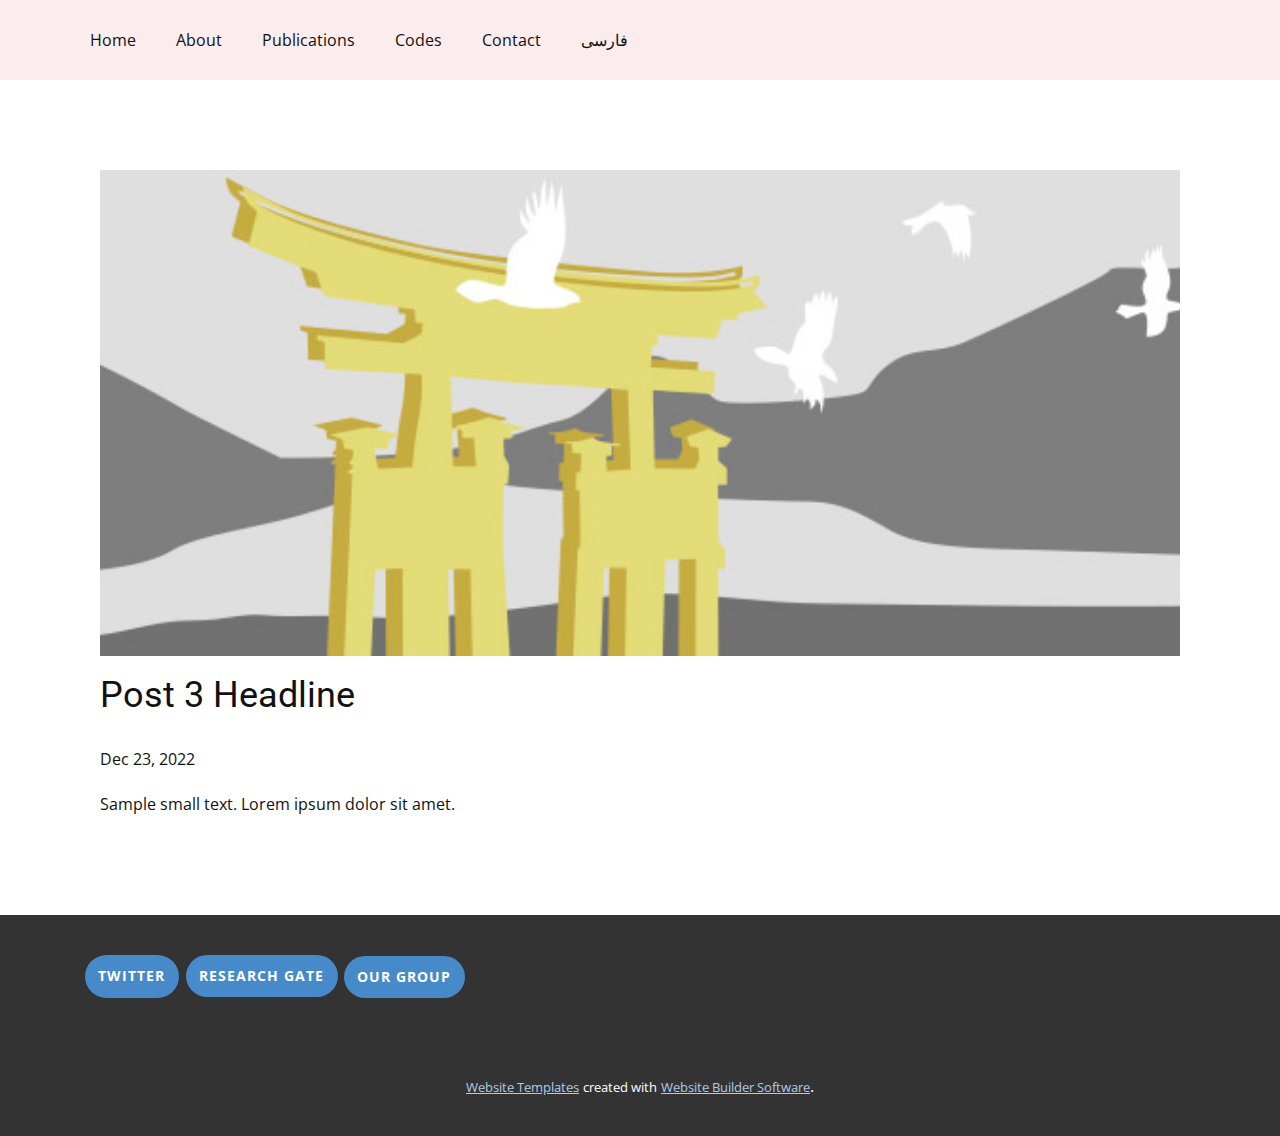
<file: blog/post-2.html>
<!DOCTYPE html>
<html style="font-size: 16px;" lang="en"><head>
    <meta name="viewport" content="width=device-width, initial-scale=1.0">
    <meta charset="utf-8">
    <meta name="keywords" content="Post 1 Headline">
    <meta name="description" content="">
    <title>Post 3 Headline</title>
    <link rel="stylesheet" href="../nicepage.css" media="screen">
<link rel="stylesheet" href="../Post-Template.css" media="screen">
    <script class="u-script" type="text/javascript" src="../jquery.js" defer=""></script>
    <script class="u-script" type="text/javascript" src="../nicepage.js" defer=""></script>
    <meta name="generator" content="Nicepage 5.2.0, nicepage.com">
    <link id="u-theme-google-font" rel="stylesheet" href="https://fonts.googleapis.com/css?family=Roboto:100,100i,300,300i,400,400i,500,500i,700,700i,900,900i|Open+Sans:300,300i,400,400i,500,500i,600,600i,700,700i,800,800i">
    
    
    <script type="application/ld+json">{
		"@context": "http://schema.org",
		"@type": "Organization",
		"name": ""
}</script>
    <meta name="theme-color" content="#478ac9">
  </head>
  <body class="u-body u-xl-mode" data-lang="en"><header class="u-clearfix u-header u-palette-2-light-3 u-header" id="sec-0c49"><div class="u-clearfix u-sheet u-sheet-1">
        <nav class="u-menu u-menu-one-level u-offcanvas u-menu-1">
          <div class="menu-collapse" style="font-size: 1rem; letter-spacing: 0px;">
            <a class="u-button-style u-custom-left-right-menu-spacing u-custom-padding-bottom u-custom-top-bottom-menu-spacing u-nav-link u-text-active-palette-1-base u-text-hover-palette-2-base" href="#">
              <svg class="u-svg-link" viewBox="0 0 24 24"><use xmlns:xlink="http://www.w3.org/1999/xlink" xlink:href="#menu-hamburger"></use></svg>
              <svg class="u-svg-content" version="1.1" id="menu-hamburger" viewBox="0 0 16 16" x="0px" y="0px" xmlns:xlink="http://www.w3.org/1999/xlink" xmlns="http://www.w3.org/2000/svg"><g><rect y="1" width="16" height="2"></rect><rect y="7" width="16" height="2"></rect><rect y="13" width="16" height="2"></rect>
</g></svg>
            </a>
          </div>
          <div class="u-custom-menu u-nav-container">
            <ul class="u-nav u-unstyled u-nav-1"><li class="u-nav-item"><a class="u-button-style u-nav-link u-text-active-palette-1-base u-text-hover-palette-2-base" href="../Home.html" style="padding: 10px 20px;">Home</a>
</li><li class="u-nav-item"><a class="u-button-style u-nav-link u-text-active-palette-1-base u-text-hover-palette-2-base" href="../About.html" style="padding: 10px 20px;">About</a>
</li><li class="u-nav-item"><a class="u-button-style u-nav-link u-text-active-palette-1-base u-text-hover-palette-2-base" href="../Publications.html" style="padding: 10px 20px;">Publications</a>
</li><li class="u-nav-item"><a class="u-button-style u-nav-link u-text-active-palette-1-base u-text-hover-palette-2-base" href="https://github.com/kheirdast" style="padding: 10px 20px;">Codes</a>
</li><li class="u-nav-item"><a class="u-button-style u-nav-link u-text-active-palette-1-base u-text-hover-palette-2-base" href="../Contact.html" style="padding: 10px 20px;">Contact</a>
</li><li class="u-nav-item"><a class="u-button-style u-nav-link u-text-active-palette-1-base u-text-hover-palette-2-base" href="../Persian.html" style="padding: 10px 20px;">فارسی</a>
</li></ul>
          </div>
          <div class="u-custom-menu u-nav-container-collapse">
            <div class="u-black u-container-style u-inner-container-layout u-opacity u-opacity-95 u-sidenav">
              <div class="u-inner-container-layout u-sidenav-overflow">
                <div class="u-menu-close"></div>
                <ul class="u-align-center u-nav u-popupmenu-items u-unstyled u-nav-2"><li class="u-nav-item"><a class="u-button-style u-nav-link" href="../Home.html">Home</a>
</li><li class="u-nav-item"><a class="u-button-style u-nav-link" href="../About.html">About</a>
</li><li class="u-nav-item"><a class="u-button-style u-nav-link" href="../Publications.html">Publications</a>
</li><li class="u-nav-item"><a class="u-button-style u-nav-link" href="https://github.com/kheirdast">Codes</a>
</li><li class="u-nav-item"><a class="u-button-style u-nav-link" href="../Contact.html">Contact</a>
</li><li class="u-nav-item"><a class="u-button-style u-nav-link" href="../Persian.html">فارسی</a>
</li></ul>
              </div>
            </div>
            <div class="u-black u-menu-overlay u-opacity u-opacity-70"></div>
          </div>
        </nav>
      </div></header>
    <section class="u-align-center u-clearfix u-section-1" id="sec-7781">
      <div class="u-clearfix u-sheet u-valign-middle-md u-valign-middle-sm u-valign-middle-xs u-sheet-1"><!--post_details--><!--post_details_options_json--><!--{"source":""}--><!--/post_details_options_json--><!--blog_post-->
        <div class="u-container-style u-expanded-width u-post-details u-post-details-1">
          <div class="u-container-layout u-valign-middle u-container-layout-1"><!--blog_post_image-->
            <img alt="" class="u-blog-control u-expanded-width u-image u-image-default u-image-1" src="../images/8ad73f3c.jpeg"><!--/blog_post_image--><!--blog_post_header-->
            <h2 class="u-blog-control u-text u-text-1">Post 3 Headline</h2><!--/blog_post_header--><!--blog_post_metadata-->
            <div class="u-blog-control u-metadata u-metadata-1"><!--blog_post_metadata_date-->
              <span class="u-meta-date u-meta-icon">Dec 23, 2022</span><!--/blog_post_metadata_date--><!--blog_post_metadata_category-->
              <!--/blog_post_metadata_category--><!--blog_post_metadata_comments-->
              <!--/blog_post_metadata_comments-->
            </div><!--/blog_post_metadata--><!--blog_post_content-->
            <div class="u-align-justify u-blog-control u-post-content u-text u-text-2 fr-view">
  Sample small text. Lorem ipsum dolor sit amet.
  </div><!--/blog_post_content-->
          </div>
        </div><!--/blog_post--><!--/post_details-->
      </div>
    </section>
    
    
    <footer class="u-align-center u-clearfix u-footer u-grey-80 u-footer" id="sec-9d26"><div class="u-clearfix u-sheet u-sheet-1">
        <a href="https://www.researchgate.net/profile/Navid-Kheirdast" class="u-border-2 u-border-grey-75 u-btn u-btn-round u-button-style u-hover-palette-1-light-1 u-palette-1-base u-radius-50 u-btn-1">Research Gate</a>
        <a href="https://twitter.com/NavidKheirdast" class="u-border-2 u-border-grey-75 u-btn u-btn-round u-button-style u-hover-palette-1-light-1 u-palette-1-base u-radius-50 u-btn-2">twitter</a>
        <a href="https://harshasbhat.github.io/team/" class="u-border-2 u-border-grey-75 u-btn u-btn-round u-button-style u-hover-palette-1-light-1 u-palette-1-base u-radius-50 u-btn-3">Our Group</a>
      </div></footer>
    <section class="u-backlink u-clearfix u-grey-80">
      <a class="u-link" href="https://nicepage.com/website-templates" target="_blank">
        <span>Website Templates</span>
      </a>
      <p class="u-text">
        <span>created with</span>
      </p>
      <a class="u-link" href="" target="_blank">
        <span>Website Builder Software</span>
      </a>. 
    </section>
  
</body></html>
</file>
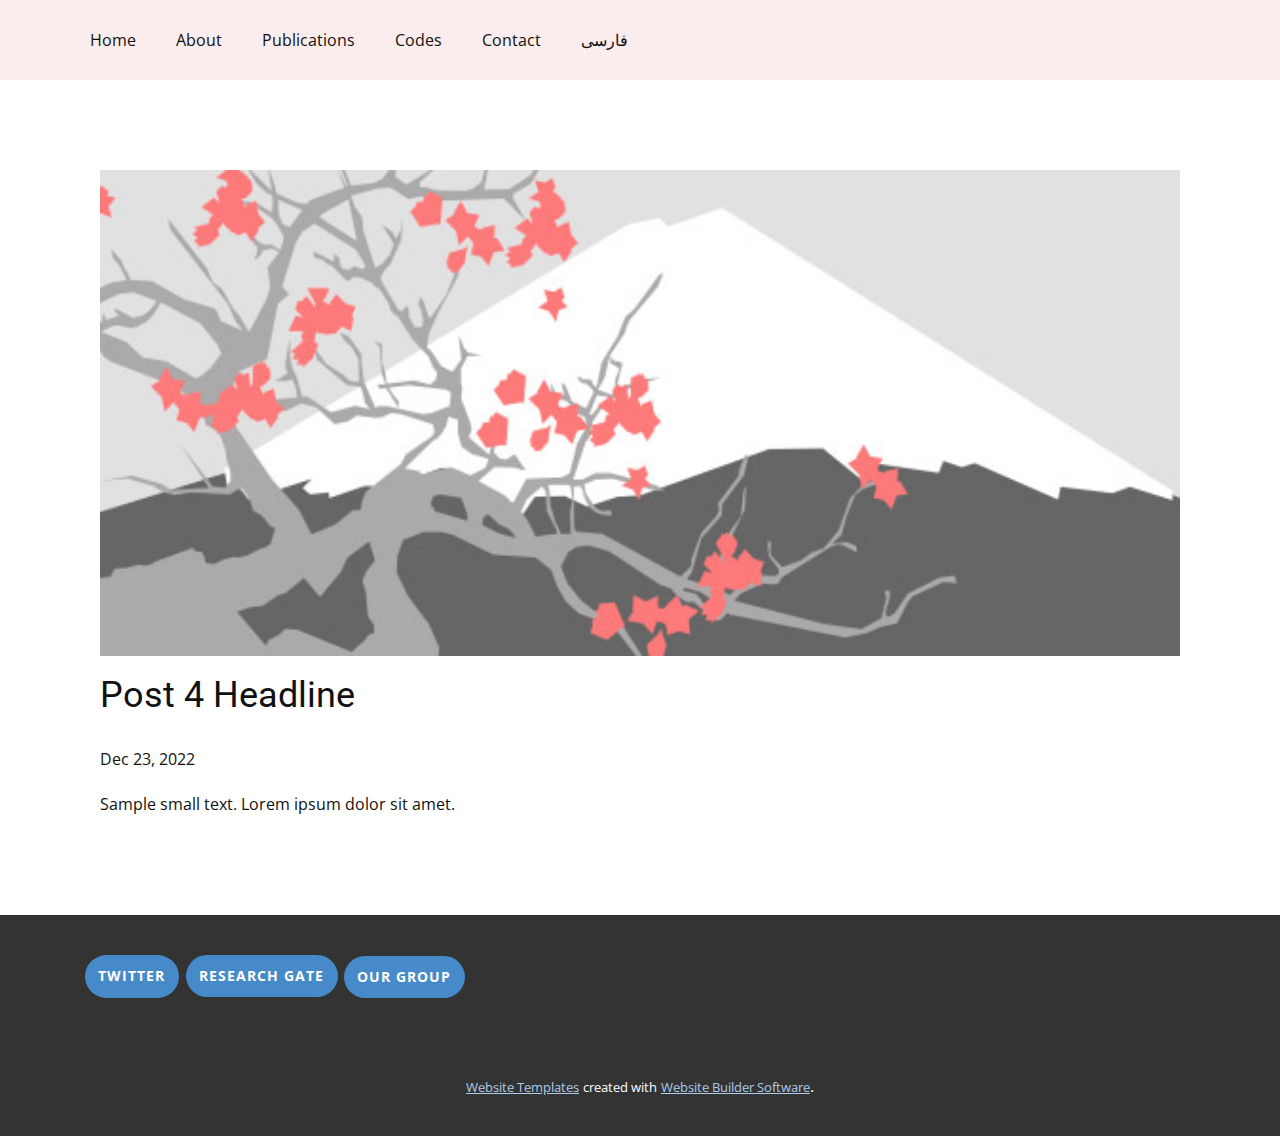
<file: blog/post-3.html>
<!DOCTYPE html>
<html style="font-size: 16px;" lang="en"><head>
    <meta name="viewport" content="width=device-width, initial-scale=1.0">
    <meta charset="utf-8">
    <meta name="keywords" content="Post 1 Headline">
    <meta name="description" content="">
    <title>Post 4 Headline</title>
    <link rel="stylesheet" href="../nicepage.css" media="screen">
<link rel="stylesheet" href="../Post-Template.css" media="screen">
    <script class="u-script" type="text/javascript" src="../jquery.js" defer=""></script>
    <script class="u-script" type="text/javascript" src="../nicepage.js" defer=""></script>
    <meta name="generator" content="Nicepage 5.2.0, nicepage.com">
    <link id="u-theme-google-font" rel="stylesheet" href="https://fonts.googleapis.com/css?family=Roboto:100,100i,300,300i,400,400i,500,500i,700,700i,900,900i|Open+Sans:300,300i,400,400i,500,500i,600,600i,700,700i,800,800i">
    
    
    <script type="application/ld+json">{
		"@context": "http://schema.org",
		"@type": "Organization",
		"name": ""
}</script>
    <meta name="theme-color" content="#478ac9">
  </head>
  <body class="u-body u-xl-mode" data-lang="en"><header class="u-clearfix u-header u-palette-2-light-3 u-header" id="sec-0c49"><div class="u-clearfix u-sheet u-sheet-1">
        <nav class="u-menu u-menu-one-level u-offcanvas u-menu-1">
          <div class="menu-collapse" style="font-size: 1rem; letter-spacing: 0px;">
            <a class="u-button-style u-custom-left-right-menu-spacing u-custom-padding-bottom u-custom-top-bottom-menu-spacing u-nav-link u-text-active-palette-1-base u-text-hover-palette-2-base" href="#">
              <svg class="u-svg-link" viewBox="0 0 24 24"><use xmlns:xlink="http://www.w3.org/1999/xlink" xlink:href="#menu-hamburger"></use></svg>
              <svg class="u-svg-content" version="1.1" id="menu-hamburger" viewBox="0 0 16 16" x="0px" y="0px" xmlns:xlink="http://www.w3.org/1999/xlink" xmlns="http://www.w3.org/2000/svg"><g><rect y="1" width="16" height="2"></rect><rect y="7" width="16" height="2"></rect><rect y="13" width="16" height="2"></rect>
</g></svg>
            </a>
          </div>
          <div class="u-custom-menu u-nav-container">
            <ul class="u-nav u-unstyled u-nav-1"><li class="u-nav-item"><a class="u-button-style u-nav-link u-text-active-palette-1-base u-text-hover-palette-2-base" href="../Home.html" style="padding: 10px 20px;">Home</a>
</li><li class="u-nav-item"><a class="u-button-style u-nav-link u-text-active-palette-1-base u-text-hover-palette-2-base" href="../About.html" style="padding: 10px 20px;">About</a>
</li><li class="u-nav-item"><a class="u-button-style u-nav-link u-text-active-palette-1-base u-text-hover-palette-2-base" href="../Publications.html" style="padding: 10px 20px;">Publications</a>
</li><li class="u-nav-item"><a class="u-button-style u-nav-link u-text-active-palette-1-base u-text-hover-palette-2-base" href="https://github.com/kheirdast" style="padding: 10px 20px;">Codes</a>
</li><li class="u-nav-item"><a class="u-button-style u-nav-link u-text-active-palette-1-base u-text-hover-palette-2-base" href="../Contact.html" style="padding: 10px 20px;">Contact</a>
</li><li class="u-nav-item"><a class="u-button-style u-nav-link u-text-active-palette-1-base u-text-hover-palette-2-base" href="../Persian.html" style="padding: 10px 20px;">فارسی</a>
</li></ul>
          </div>
          <div class="u-custom-menu u-nav-container-collapse">
            <div class="u-black u-container-style u-inner-container-layout u-opacity u-opacity-95 u-sidenav">
              <div class="u-inner-container-layout u-sidenav-overflow">
                <div class="u-menu-close"></div>
                <ul class="u-align-center u-nav u-popupmenu-items u-unstyled u-nav-2"><li class="u-nav-item"><a class="u-button-style u-nav-link" href="../Home.html">Home</a>
</li><li class="u-nav-item"><a class="u-button-style u-nav-link" href="../About.html">About</a>
</li><li class="u-nav-item"><a class="u-button-style u-nav-link" href="../Publications.html">Publications</a>
</li><li class="u-nav-item"><a class="u-button-style u-nav-link" href="https://github.com/kheirdast">Codes</a>
</li><li class="u-nav-item"><a class="u-button-style u-nav-link" href="../Contact.html">Contact</a>
</li><li class="u-nav-item"><a class="u-button-style u-nav-link" href="../Persian.html">فارسی</a>
</li></ul>
              </div>
            </div>
            <div class="u-black u-menu-overlay u-opacity u-opacity-70"></div>
          </div>
        </nav>
      </div></header>
    <section class="u-align-center u-clearfix u-section-1" id="sec-7781">
      <div class="u-clearfix u-sheet u-valign-middle-md u-valign-middle-sm u-valign-middle-xs u-sheet-1"><!--post_details--><!--post_details_options_json--><!--{"source":""}--><!--/post_details_options_json--><!--blog_post-->
        <div class="u-container-style u-expanded-width u-post-details u-post-details-1">
          <div class="u-container-layout u-valign-middle u-container-layout-1"><!--blog_post_image-->
            <img alt="" class="u-blog-control u-expanded-width u-image u-image-default u-image-1" src="../images/0fd3416c.jpeg"><!--/blog_post_image--><!--blog_post_header-->
            <h2 class="u-blog-control u-text u-text-1">Post 4 Headline</h2><!--/blog_post_header--><!--blog_post_metadata-->
            <div class="u-blog-control u-metadata u-metadata-1"><!--blog_post_metadata_date-->
              <span class="u-meta-date u-meta-icon">Dec 23, 2022</span><!--/blog_post_metadata_date--><!--blog_post_metadata_category-->
              <!--/blog_post_metadata_category--><!--blog_post_metadata_comments-->
              <!--/blog_post_metadata_comments-->
            </div><!--/blog_post_metadata--><!--blog_post_content-->
            <div class="u-align-justify u-blog-control u-post-content u-text u-text-2 fr-view">
  Sample small text. Lorem ipsum dolor sit amet.
  </div><!--/blog_post_content-->
          </div>
        </div><!--/blog_post--><!--/post_details-->
      </div>
    </section>
    
    
    <footer class="u-align-center u-clearfix u-footer u-grey-80 u-footer" id="sec-9d26"><div class="u-clearfix u-sheet u-sheet-1">
        <a href="https://www.researchgate.net/profile/Navid-Kheirdast" class="u-border-2 u-border-grey-75 u-btn u-btn-round u-button-style u-hover-palette-1-light-1 u-palette-1-base u-radius-50 u-btn-1">Research Gate</a>
        <a href="https://twitter.com/NavidKheirdast" class="u-border-2 u-border-grey-75 u-btn u-btn-round u-button-style u-hover-palette-1-light-1 u-palette-1-base u-radius-50 u-btn-2">twitter</a>
        <a href="https://harshasbhat.github.io/team/" class="u-border-2 u-border-grey-75 u-btn u-btn-round u-button-style u-hover-palette-1-light-1 u-palette-1-base u-radius-50 u-btn-3">Our Group</a>
      </div></footer>
    <section class="u-backlink u-clearfix u-grey-80">
      <a class="u-link" href="https://nicepage.com/website-templates" target="_blank">
        <span>Website Templates</span>
      </a>
      <p class="u-text">
        <span>created with</span>
      </p>
      <a class="u-link" href="" target="_blank">
        <span>Website Builder Software</span>
      </a>. 
    </section>
  
</body></html>
</file>
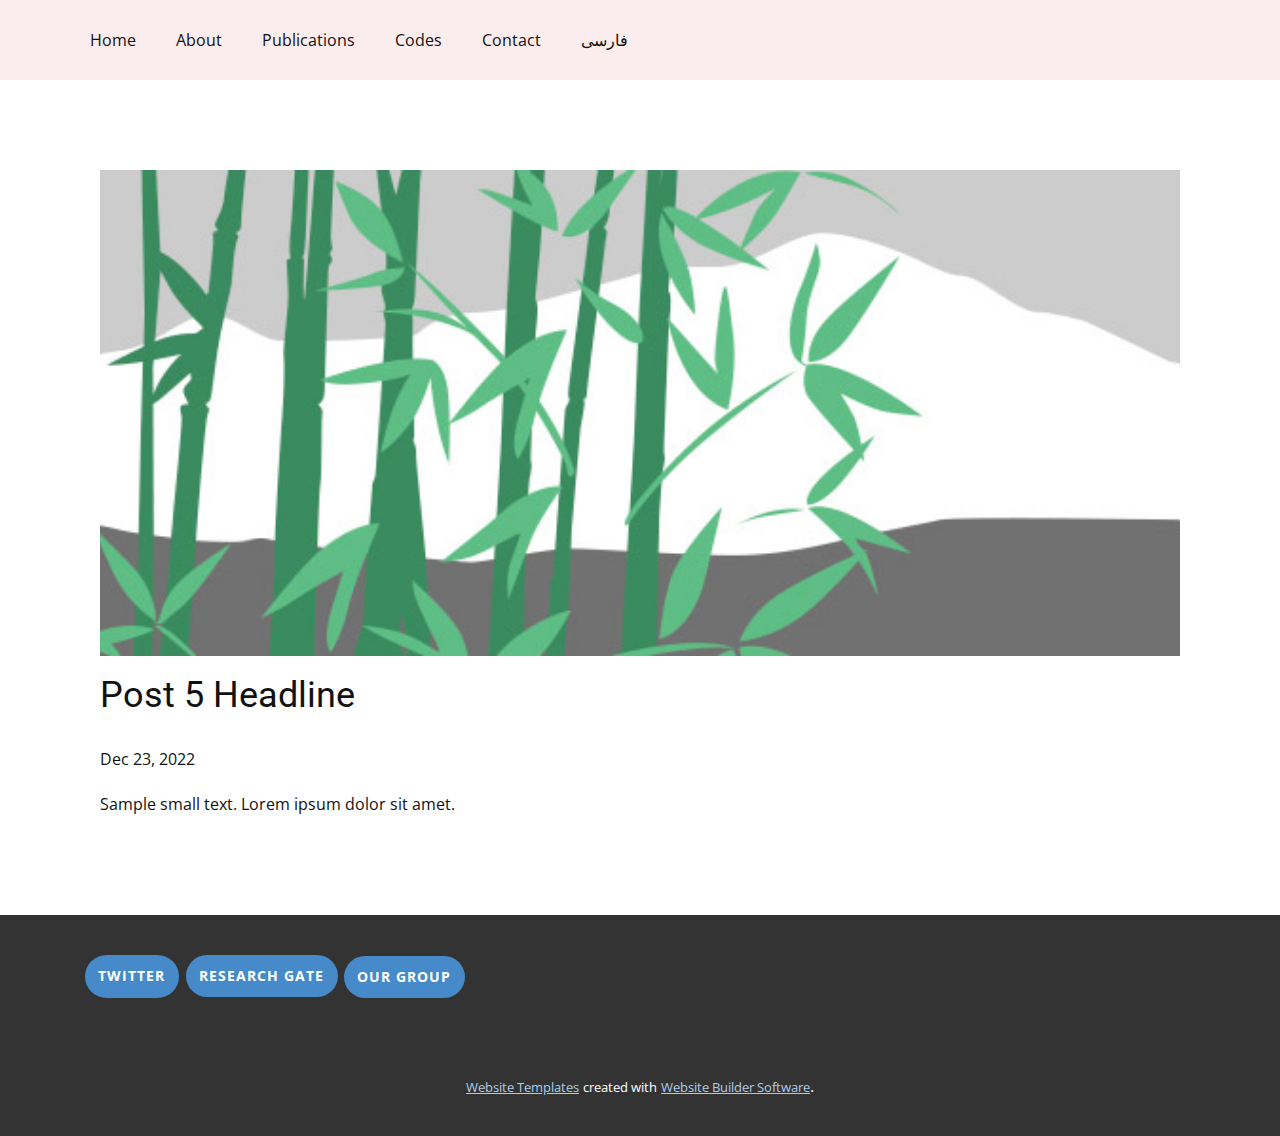
<file: blog/post-4.html>
<!DOCTYPE html>
<html style="font-size: 16px;" lang="en"><head>
    <meta name="viewport" content="width=device-width, initial-scale=1.0">
    <meta charset="utf-8">
    <meta name="keywords" content="Post 1 Headline">
    <meta name="description" content="">
    <title>Post 5 Headline</title>
    <link rel="stylesheet" href="../nicepage.css" media="screen">
<link rel="stylesheet" href="../Post-Template.css" media="screen">
    <script class="u-script" type="text/javascript" src="../jquery.js" defer=""></script>
    <script class="u-script" type="text/javascript" src="../nicepage.js" defer=""></script>
    <meta name="generator" content="Nicepage 5.2.0, nicepage.com">
    <link id="u-theme-google-font" rel="stylesheet" href="https://fonts.googleapis.com/css?family=Roboto:100,100i,300,300i,400,400i,500,500i,700,700i,900,900i|Open+Sans:300,300i,400,400i,500,500i,600,600i,700,700i,800,800i">
    
    
    <script type="application/ld+json">{
		"@context": "http://schema.org",
		"@type": "Organization",
		"name": ""
}</script>
    <meta name="theme-color" content="#478ac9">
  </head>
  <body class="u-body u-xl-mode" data-lang="en"><header class="u-clearfix u-header u-palette-2-light-3 u-header" id="sec-0c49"><div class="u-clearfix u-sheet u-sheet-1">
        <nav class="u-menu u-menu-one-level u-offcanvas u-menu-1">
          <div class="menu-collapse" style="font-size: 1rem; letter-spacing: 0px;">
            <a class="u-button-style u-custom-left-right-menu-spacing u-custom-padding-bottom u-custom-top-bottom-menu-spacing u-nav-link u-text-active-palette-1-base u-text-hover-palette-2-base" href="#">
              <svg class="u-svg-link" viewBox="0 0 24 24"><use xmlns:xlink="http://www.w3.org/1999/xlink" xlink:href="#menu-hamburger"></use></svg>
              <svg class="u-svg-content" version="1.1" id="menu-hamburger" viewBox="0 0 16 16" x="0px" y="0px" xmlns:xlink="http://www.w3.org/1999/xlink" xmlns="http://www.w3.org/2000/svg"><g><rect y="1" width="16" height="2"></rect><rect y="7" width="16" height="2"></rect><rect y="13" width="16" height="2"></rect>
</g></svg>
            </a>
          </div>
          <div class="u-custom-menu u-nav-container">
            <ul class="u-nav u-unstyled u-nav-1"><li class="u-nav-item"><a class="u-button-style u-nav-link u-text-active-palette-1-base u-text-hover-palette-2-base" href="../Home.html" style="padding: 10px 20px;">Home</a>
</li><li class="u-nav-item"><a class="u-button-style u-nav-link u-text-active-palette-1-base u-text-hover-palette-2-base" href="../About.html" style="padding: 10px 20px;">About</a>
</li><li class="u-nav-item"><a class="u-button-style u-nav-link u-text-active-palette-1-base u-text-hover-palette-2-base" href="../Publications.html" style="padding: 10px 20px;">Publications</a>
</li><li class="u-nav-item"><a class="u-button-style u-nav-link u-text-active-palette-1-base u-text-hover-palette-2-base" href="https://github.com/kheirdast" style="padding: 10px 20px;">Codes</a>
</li><li class="u-nav-item"><a class="u-button-style u-nav-link u-text-active-palette-1-base u-text-hover-palette-2-base" href="../Contact.html" style="padding: 10px 20px;">Contact</a>
</li><li class="u-nav-item"><a class="u-button-style u-nav-link u-text-active-palette-1-base u-text-hover-palette-2-base" href="../Persian.html" style="padding: 10px 20px;">فارسی</a>
</li></ul>
          </div>
          <div class="u-custom-menu u-nav-container-collapse">
            <div class="u-black u-container-style u-inner-container-layout u-opacity u-opacity-95 u-sidenav">
              <div class="u-inner-container-layout u-sidenav-overflow">
                <div class="u-menu-close"></div>
                <ul class="u-align-center u-nav u-popupmenu-items u-unstyled u-nav-2"><li class="u-nav-item"><a class="u-button-style u-nav-link" href="../Home.html">Home</a>
</li><li class="u-nav-item"><a class="u-button-style u-nav-link" href="../About.html">About</a>
</li><li class="u-nav-item"><a class="u-button-style u-nav-link" href="../Publications.html">Publications</a>
</li><li class="u-nav-item"><a class="u-button-style u-nav-link" href="https://github.com/kheirdast">Codes</a>
</li><li class="u-nav-item"><a class="u-button-style u-nav-link" href="../Contact.html">Contact</a>
</li><li class="u-nav-item"><a class="u-button-style u-nav-link" href="../Persian.html">فارسی</a>
</li></ul>
              </div>
            </div>
            <div class="u-black u-menu-overlay u-opacity u-opacity-70"></div>
          </div>
        </nav>
      </div></header>
    <section class="u-align-center u-clearfix u-section-1" id="sec-7781">
      <div class="u-clearfix u-sheet u-valign-middle-md u-valign-middle-sm u-valign-middle-xs u-sheet-1"><!--post_details--><!--post_details_options_json--><!--{"source":""}--><!--/post_details_options_json--><!--blog_post-->
        <div class="u-container-style u-expanded-width u-post-details u-post-details-1">
          <div class="u-container-layout u-valign-middle u-container-layout-1"><!--blog_post_image-->
            <img alt="" class="u-blog-control u-expanded-width u-image u-image-default u-image-1" src="../images/68f64b9d.jpeg"><!--/blog_post_image--><!--blog_post_header-->
            <h2 class="u-blog-control u-text u-text-1">Post 5 Headline</h2><!--/blog_post_header--><!--blog_post_metadata-->
            <div class="u-blog-control u-metadata u-metadata-1"><!--blog_post_metadata_date-->
              <span class="u-meta-date u-meta-icon">Dec 23, 2022</span><!--/blog_post_metadata_date--><!--blog_post_metadata_category-->
              <!--/blog_post_metadata_category--><!--blog_post_metadata_comments-->
              <!--/blog_post_metadata_comments-->
            </div><!--/blog_post_metadata--><!--blog_post_content-->
            <div class="u-align-justify u-blog-control u-post-content u-text u-text-2 fr-view">
  Sample small text. Lorem ipsum dolor sit amet.
  </div><!--/blog_post_content-->
          </div>
        </div><!--/blog_post--><!--/post_details-->
      </div>
    </section>
    
    
    <footer class="u-align-center u-clearfix u-footer u-grey-80 u-footer" id="sec-9d26"><div class="u-clearfix u-sheet u-sheet-1">
        <a href="https://www.researchgate.net/profile/Navid-Kheirdast" class="u-border-2 u-border-grey-75 u-btn u-btn-round u-button-style u-hover-palette-1-light-1 u-palette-1-base u-radius-50 u-btn-1">Research Gate</a>
        <a href="https://twitter.com/NavidKheirdast" class="u-border-2 u-border-grey-75 u-btn u-btn-round u-button-style u-hover-palette-1-light-1 u-palette-1-base u-radius-50 u-btn-2">twitter</a>
        <a href="https://harshasbhat.github.io/team/" class="u-border-2 u-border-grey-75 u-btn u-btn-round u-button-style u-hover-palette-1-light-1 u-palette-1-base u-radius-50 u-btn-3">Our Group</a>
      </div></footer>
    <section class="u-backlink u-clearfix u-grey-80">
      <a class="u-link" href="https://nicepage.com/website-templates" target="_blank">
        <span>Website Templates</span>
      </a>
      <p class="u-text">
        <span>created with</span>
      </p>
      <a class="u-link" href="" target="_blank">
        <span>Website Builder Software</span>
      </a>. 
    </section>
  
</body></html>
</file>
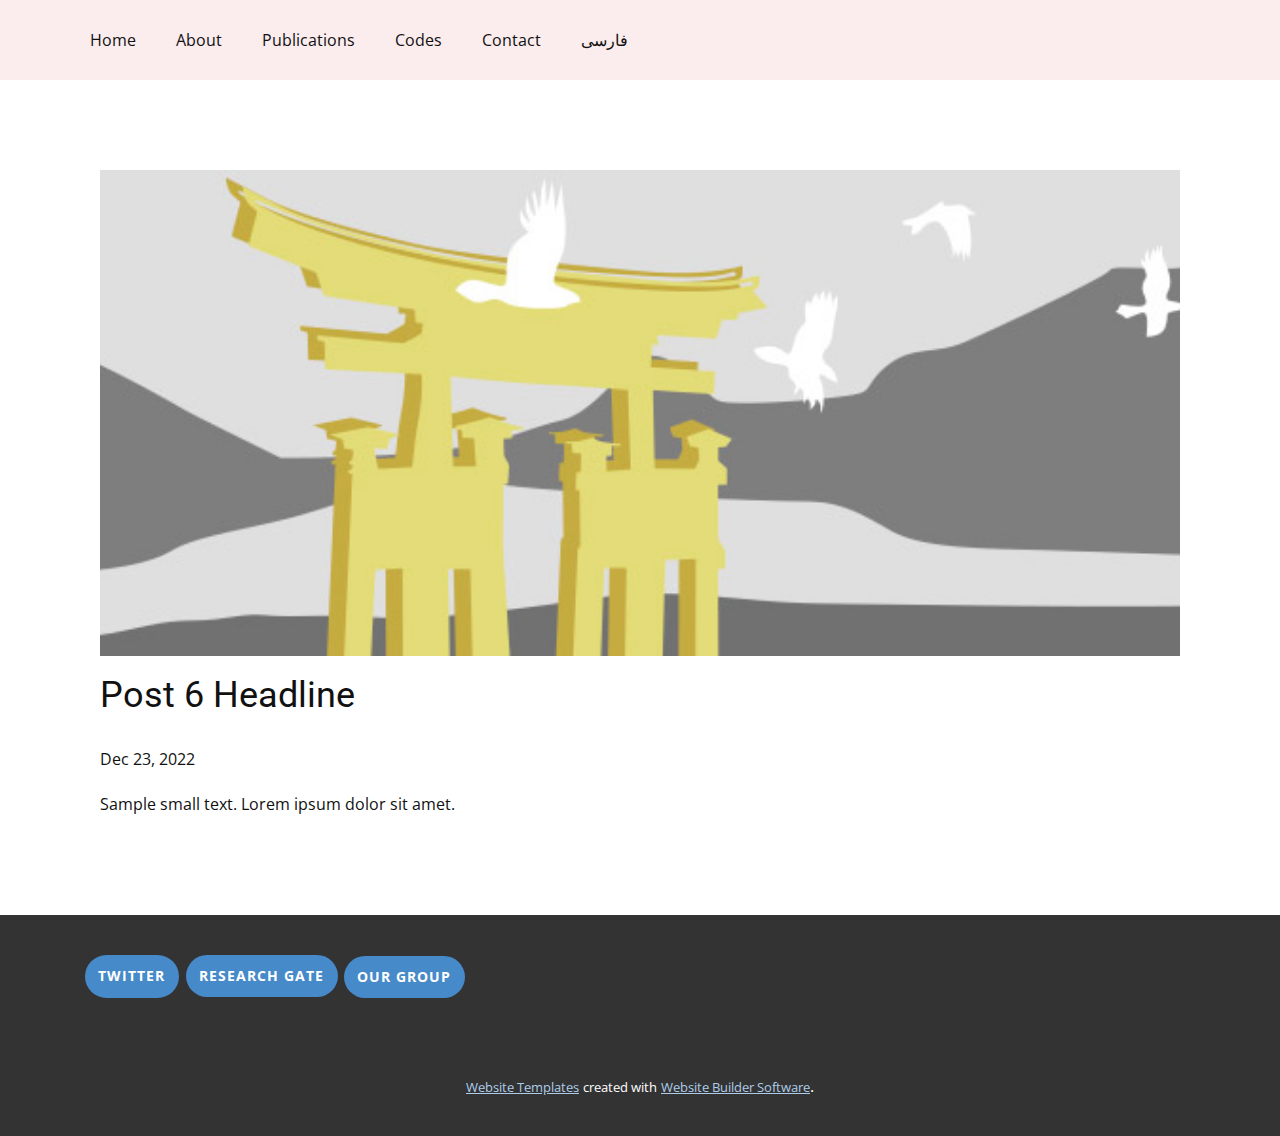
<file: blog/post-5.html>
<!DOCTYPE html>
<html style="font-size: 16px;" lang="en"><head>
    <meta name="viewport" content="width=device-width, initial-scale=1.0">
    <meta charset="utf-8">
    <meta name="keywords" content="Post 1 Headline">
    <meta name="description" content="">
    <title>Post 6 Headline</title>
    <link rel="stylesheet" href="../nicepage.css" media="screen">
<link rel="stylesheet" href="../Post-Template.css" media="screen">
    <script class="u-script" type="text/javascript" src="../jquery.js" defer=""></script>
    <script class="u-script" type="text/javascript" src="../nicepage.js" defer=""></script>
    <meta name="generator" content="Nicepage 5.2.0, nicepage.com">
    <link id="u-theme-google-font" rel="stylesheet" href="https://fonts.googleapis.com/css?family=Roboto:100,100i,300,300i,400,400i,500,500i,700,700i,900,900i|Open+Sans:300,300i,400,400i,500,500i,600,600i,700,700i,800,800i">
    
    
    <script type="application/ld+json">{
		"@context": "http://schema.org",
		"@type": "Organization",
		"name": ""
}</script>
    <meta name="theme-color" content="#478ac9">
  </head>
  <body class="u-body u-xl-mode" data-lang="en"><header class="u-clearfix u-header u-palette-2-light-3 u-header" id="sec-0c49"><div class="u-clearfix u-sheet u-sheet-1">
        <nav class="u-menu u-menu-one-level u-offcanvas u-menu-1">
          <div class="menu-collapse" style="font-size: 1rem; letter-spacing: 0px;">
            <a class="u-button-style u-custom-left-right-menu-spacing u-custom-padding-bottom u-custom-top-bottom-menu-spacing u-nav-link u-text-active-palette-1-base u-text-hover-palette-2-base" href="#">
              <svg class="u-svg-link" viewBox="0 0 24 24"><use xmlns:xlink="http://www.w3.org/1999/xlink" xlink:href="#menu-hamburger"></use></svg>
              <svg class="u-svg-content" version="1.1" id="menu-hamburger" viewBox="0 0 16 16" x="0px" y="0px" xmlns:xlink="http://www.w3.org/1999/xlink" xmlns="http://www.w3.org/2000/svg"><g><rect y="1" width="16" height="2"></rect><rect y="7" width="16" height="2"></rect><rect y="13" width="16" height="2"></rect>
</g></svg>
            </a>
          </div>
          <div class="u-custom-menu u-nav-container">
            <ul class="u-nav u-unstyled u-nav-1"><li class="u-nav-item"><a class="u-button-style u-nav-link u-text-active-palette-1-base u-text-hover-palette-2-base" href="../Home.html" style="padding: 10px 20px;">Home</a>
</li><li class="u-nav-item"><a class="u-button-style u-nav-link u-text-active-palette-1-base u-text-hover-palette-2-base" href="../About.html" style="padding: 10px 20px;">About</a>
</li><li class="u-nav-item"><a class="u-button-style u-nav-link u-text-active-palette-1-base u-text-hover-palette-2-base" href="../Publications.html" style="padding: 10px 20px;">Publications</a>
</li><li class="u-nav-item"><a class="u-button-style u-nav-link u-text-active-palette-1-base u-text-hover-palette-2-base" href="https://github.com/kheirdast" style="padding: 10px 20px;">Codes</a>
</li><li class="u-nav-item"><a class="u-button-style u-nav-link u-text-active-palette-1-base u-text-hover-palette-2-base" href="../Contact.html" style="padding: 10px 20px;">Contact</a>
</li><li class="u-nav-item"><a class="u-button-style u-nav-link u-text-active-palette-1-base u-text-hover-palette-2-base" href="../Persian.html" style="padding: 10px 20px;">فارسی</a>
</li></ul>
          </div>
          <div class="u-custom-menu u-nav-container-collapse">
            <div class="u-black u-container-style u-inner-container-layout u-opacity u-opacity-95 u-sidenav">
              <div class="u-inner-container-layout u-sidenav-overflow">
                <div class="u-menu-close"></div>
                <ul class="u-align-center u-nav u-popupmenu-items u-unstyled u-nav-2"><li class="u-nav-item"><a class="u-button-style u-nav-link" href="../Home.html">Home</a>
</li><li class="u-nav-item"><a class="u-button-style u-nav-link" href="../About.html">About</a>
</li><li class="u-nav-item"><a class="u-button-style u-nav-link" href="../Publications.html">Publications</a>
</li><li class="u-nav-item"><a class="u-button-style u-nav-link" href="https://github.com/kheirdast">Codes</a>
</li><li class="u-nav-item"><a class="u-button-style u-nav-link" href="../Contact.html">Contact</a>
</li><li class="u-nav-item"><a class="u-button-style u-nav-link" href="../Persian.html">فارسی</a>
</li></ul>
              </div>
            </div>
            <div class="u-black u-menu-overlay u-opacity u-opacity-70"></div>
          </div>
        </nav>
      </div></header>
    <section class="u-align-center u-clearfix u-section-1" id="sec-7781">
      <div class="u-clearfix u-sheet u-valign-middle-md u-valign-middle-sm u-valign-middle-xs u-sheet-1"><!--post_details--><!--post_details_options_json--><!--{"source":""}--><!--/post_details_options_json--><!--blog_post-->
        <div class="u-container-style u-expanded-width u-post-details u-post-details-1">
          <div class="u-container-layout u-valign-middle u-container-layout-1"><!--blog_post_image-->
            <img alt="" class="u-blog-control u-expanded-width u-image u-image-default u-image-1" src="../images/8ad73f3c.jpeg"><!--/blog_post_image--><!--blog_post_header-->
            <h2 class="u-blog-control u-text u-text-1">Post 6 Headline</h2><!--/blog_post_header--><!--blog_post_metadata-->
            <div class="u-blog-control u-metadata u-metadata-1"><!--blog_post_metadata_date-->
              <span class="u-meta-date u-meta-icon">Dec 23, 2022</span><!--/blog_post_metadata_date--><!--blog_post_metadata_category-->
              <!--/blog_post_metadata_category--><!--blog_post_metadata_comments-->
              <!--/blog_post_metadata_comments-->
            </div><!--/blog_post_metadata--><!--blog_post_content-->
            <div class="u-align-justify u-blog-control u-post-content u-text u-text-2 fr-view">
  Sample small text. Lorem ipsum dolor sit amet.
  </div><!--/blog_post_content-->
          </div>
        </div><!--/blog_post--><!--/post_details-->
      </div>
    </section>
    
    
    <footer class="u-align-center u-clearfix u-footer u-grey-80 u-footer" id="sec-9d26"><div class="u-clearfix u-sheet u-sheet-1">
        <a href="https://www.researchgate.net/profile/Navid-Kheirdast" class="u-border-2 u-border-grey-75 u-btn u-btn-round u-button-style u-hover-palette-1-light-1 u-palette-1-base u-radius-50 u-btn-1">Research Gate</a>
        <a href="https://twitter.com/NavidKheirdast" class="u-border-2 u-border-grey-75 u-btn u-btn-round u-button-style u-hover-palette-1-light-1 u-palette-1-base u-radius-50 u-btn-2">twitter</a>
        <a href="https://harshasbhat.github.io/team/" class="u-border-2 u-border-grey-75 u-btn u-btn-round u-button-style u-hover-palette-1-light-1 u-palette-1-base u-radius-50 u-btn-3">Our Group</a>
      </div></footer>
    <section class="u-backlink u-clearfix u-grey-80">
      <a class="u-link" href="https://nicepage.com/website-templates" target="_blank">
        <span>Website Templates</span>
      </a>
      <p class="u-text">
        <span>created with</span>
      </p>
      <a class="u-link" href="" target="_blank">
        <span>Website Builder Software</span>
      </a>. 
    </section>
  
</body></html>
</file>
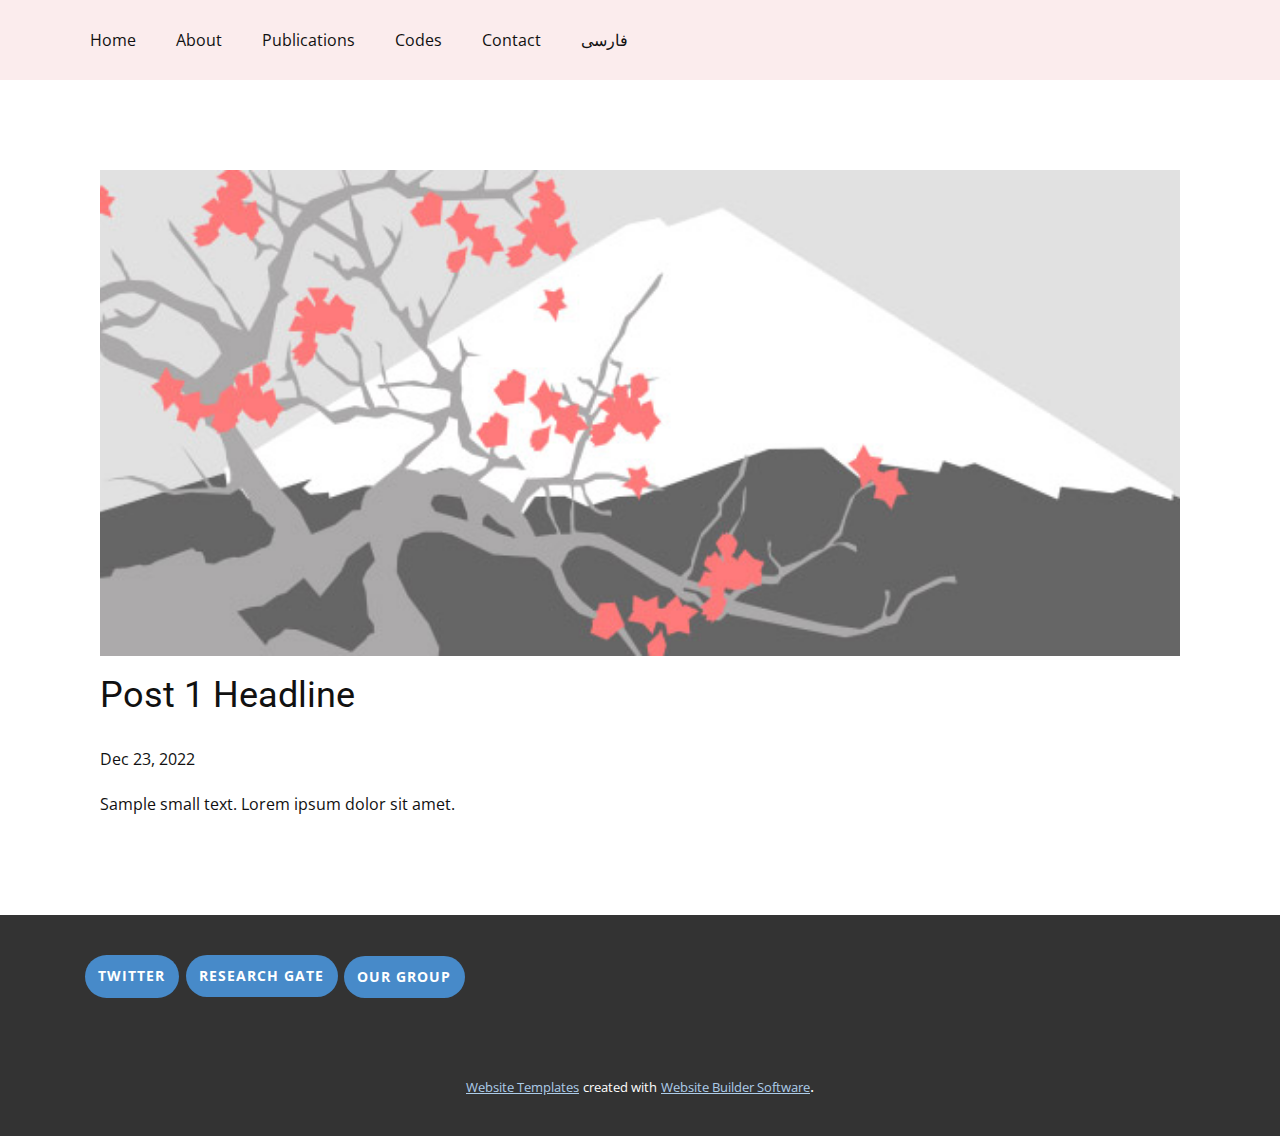
<file: blog/post.html>
<!DOCTYPE html>
<html style="font-size: 16px;" lang="en"><head>
    <meta name="viewport" content="width=device-width, initial-scale=1.0">
    <meta charset="utf-8">
    <meta name="keywords" content="Post 1 Headline">
    <meta name="description" content="">
    <title>Post 1 Headline</title>
    <link rel="stylesheet" href="../nicepage.css" media="screen">
<link rel="stylesheet" href="../Post-Template.css" media="screen">
    <script class="u-script" type="text/javascript" src="../jquery.js" defer=""></script>
    <script class="u-script" type="text/javascript" src="../nicepage.js" defer=""></script>
    <meta name="generator" content="Nicepage 5.2.0, nicepage.com">
    <link id="u-theme-google-font" rel="stylesheet" href="https://fonts.googleapis.com/css?family=Roboto:100,100i,300,300i,400,400i,500,500i,700,700i,900,900i|Open+Sans:300,300i,400,400i,500,500i,600,600i,700,700i,800,800i">
    
    
    <script type="application/ld+json">{
		"@context": "http://schema.org",
		"@type": "Organization",
		"name": ""
}</script>
    <meta name="theme-color" content="#478ac9">
  </head>
  <body class="u-body u-xl-mode" data-lang="en"><header class="u-clearfix u-header u-palette-2-light-3 u-header" id="sec-0c49"><div class="u-clearfix u-sheet u-sheet-1">
        <nav class="u-menu u-menu-one-level u-offcanvas u-menu-1">
          <div class="menu-collapse" style="font-size: 1rem; letter-spacing: 0px;">
            <a class="u-button-style u-custom-left-right-menu-spacing u-custom-padding-bottom u-custom-top-bottom-menu-spacing u-nav-link u-text-active-palette-1-base u-text-hover-palette-2-base" href="#">
              <svg class="u-svg-link" viewBox="0 0 24 24"><use xmlns:xlink="http://www.w3.org/1999/xlink" xlink:href="#menu-hamburger"></use></svg>
              <svg class="u-svg-content" version="1.1" id="menu-hamburger" viewBox="0 0 16 16" x="0px" y="0px" xmlns:xlink="http://www.w3.org/1999/xlink" xmlns="http://www.w3.org/2000/svg"><g><rect y="1" width="16" height="2"></rect><rect y="7" width="16" height="2"></rect><rect y="13" width="16" height="2"></rect>
</g></svg>
            </a>
          </div>
          <div class="u-custom-menu u-nav-container">
            <ul class="u-nav u-unstyled u-nav-1"><li class="u-nav-item"><a class="u-button-style u-nav-link u-text-active-palette-1-base u-text-hover-palette-2-base" href="../Home.html" style="padding: 10px 20px;">Home</a>
</li><li class="u-nav-item"><a class="u-button-style u-nav-link u-text-active-palette-1-base u-text-hover-palette-2-base" href="../About.html" style="padding: 10px 20px;">About</a>
</li><li class="u-nav-item"><a class="u-button-style u-nav-link u-text-active-palette-1-base u-text-hover-palette-2-base" href="../Publications.html" style="padding: 10px 20px;">Publications</a>
</li><li class="u-nav-item"><a class="u-button-style u-nav-link u-text-active-palette-1-base u-text-hover-palette-2-base" href="https://github.com/kheirdast" style="padding: 10px 20px;">Codes</a>
</li><li class="u-nav-item"><a class="u-button-style u-nav-link u-text-active-palette-1-base u-text-hover-palette-2-base" href="../Contact.html" style="padding: 10px 20px;">Contact</a>
</li><li class="u-nav-item"><a class="u-button-style u-nav-link u-text-active-palette-1-base u-text-hover-palette-2-base" href="../Persian.html" style="padding: 10px 20px;">فارسی</a>
</li></ul>
          </div>
          <div class="u-custom-menu u-nav-container-collapse">
            <div class="u-black u-container-style u-inner-container-layout u-opacity u-opacity-95 u-sidenav">
              <div class="u-inner-container-layout u-sidenav-overflow">
                <div class="u-menu-close"></div>
                <ul class="u-align-center u-nav u-popupmenu-items u-unstyled u-nav-2"><li class="u-nav-item"><a class="u-button-style u-nav-link" href="../Home.html">Home</a>
</li><li class="u-nav-item"><a class="u-button-style u-nav-link" href="../About.html">About</a>
</li><li class="u-nav-item"><a class="u-button-style u-nav-link" href="../Publications.html">Publications</a>
</li><li class="u-nav-item"><a class="u-button-style u-nav-link" href="https://github.com/kheirdast">Codes</a>
</li><li class="u-nav-item"><a class="u-button-style u-nav-link" href="../Contact.html">Contact</a>
</li><li class="u-nav-item"><a class="u-button-style u-nav-link" href="../Persian.html">فارسی</a>
</li></ul>
              </div>
            </div>
            <div class="u-black u-menu-overlay u-opacity u-opacity-70"></div>
          </div>
        </nav>
      </div></header>
    <section class="u-align-center u-clearfix u-section-1" id="sec-7781">
      <div class="u-clearfix u-sheet u-valign-middle-md u-valign-middle-sm u-valign-middle-xs u-sheet-1"><!--post_details--><!--post_details_options_json--><!--{"source":""}--><!--/post_details_options_json--><!--blog_post-->
        <div class="u-container-style u-expanded-width u-post-details u-post-details-1">
          <div class="u-container-layout u-valign-middle u-container-layout-1"><!--blog_post_image-->
            <img alt="" class="u-blog-control u-expanded-width u-image u-image-default u-image-1" src="../images/0fd3416c.jpeg"><!--/blog_post_image--><!--blog_post_header-->
            <h2 class="u-blog-control u-text u-text-1">Post 1 Headline</h2><!--/blog_post_header--><!--blog_post_metadata-->
            <div class="u-blog-control u-metadata u-metadata-1"><!--blog_post_metadata_date-->
              <span class="u-meta-date u-meta-icon">Dec 23, 2022</span><!--/blog_post_metadata_date--><!--blog_post_metadata_category-->
              <!--/blog_post_metadata_category--><!--blog_post_metadata_comments-->
              <!--/blog_post_metadata_comments-->
            </div><!--/blog_post_metadata--><!--blog_post_content-->
            <div class="u-align-justify u-blog-control u-post-content u-text u-text-2 fr-view">
  Sample small text. Lorem ipsum dolor sit amet.
  </div><!--/blog_post_content-->
          </div>
        </div><!--/blog_post--><!--/post_details-->
      </div>
    </section>
    
    
    <footer class="u-align-center u-clearfix u-footer u-grey-80 u-footer" id="sec-9d26"><div class="u-clearfix u-sheet u-sheet-1">
        <a href="https://www.researchgate.net/profile/Navid-Kheirdast" class="u-border-2 u-border-grey-75 u-btn u-btn-round u-button-style u-hover-palette-1-light-1 u-palette-1-base u-radius-50 u-btn-1">Research Gate</a>
        <a href="https://twitter.com/NavidKheirdast" class="u-border-2 u-border-grey-75 u-btn u-btn-round u-button-style u-hover-palette-1-light-1 u-palette-1-base u-radius-50 u-btn-2">twitter</a>
        <a href="https://harshasbhat.github.io/team/" class="u-border-2 u-border-grey-75 u-btn u-btn-round u-button-style u-hover-palette-1-light-1 u-palette-1-base u-radius-50 u-btn-3">Our Group</a>
      </div></footer>
    <section class="u-backlink u-clearfix u-grey-80">
      <a class="u-link" href="https://nicepage.com/website-templates" target="_blank">
        <span>Website Templates</span>
      </a>
      <p class="u-text">
        <span>created with</span>
      </p>
      <a class="u-link" href="" target="_blank">
        <span>Website Builder Software</span>
      </a>. 
    </section>
  
</body></html>
</file>
